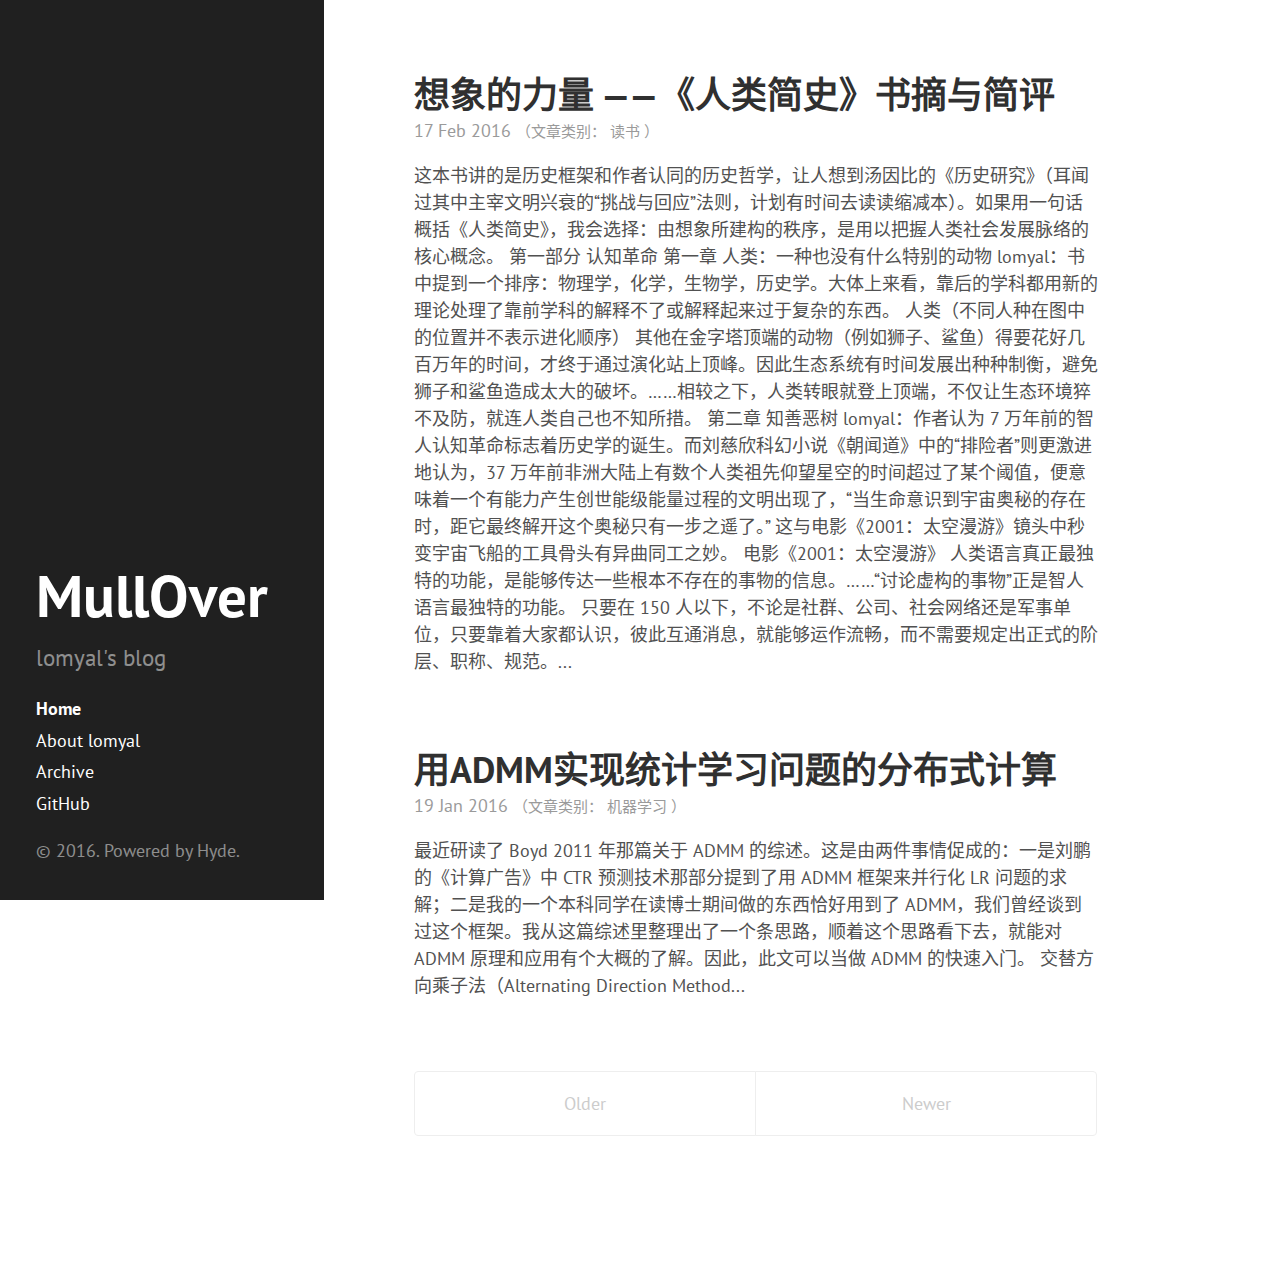
<file: index.html>
<!DOCTYPE html>
<html lang="zh-cn">

  <head>
  <link href="http://gmpg.org/xfn/11" rel="profile">
  <meta http-equiv="X-UA-Compatible" content="IE=edge">
  <meta http-equiv="content-type" content="text/html; charset=utf-8">

  <!-- Enable responsiveness on mobile devices-->
  <meta name="viewport" content="width=device-width, initial-scale=1.0, maximum-scale=1">

  <!-- Add meta description if exits -->
  

  <title>
    
      MullOver &middot; MullOver
    
  </title>

  <!-- CSS -->
  <link rel="stylesheet" href="/public/css/poole.css">
  <link rel="stylesheet" href="/public/css/syntax.css">
  <link rel="stylesheet" href="/public/css/hyde.css">
  <link rel="stylesheet" href="http://fonts.googleapis.com/css?family=PT+Sans:400,400italic,700|Abril+Fatface">

  <!-- Icons -->
  <link rel="apple-touch-icon-precomposed" sizes="144x144" href="/public/apple-touch-icon-144-precomposed.png">
                                 <link rel="shortcut icon" href="/public/favicon.ico">

  <!-- RSS -->
  <link rel="alternate" type="application/rss+xml" title="RSS" href="/atom.xml">

  <script type="text/javascript" async
    src="https://cdn.mathjax.org/mathjax/latest/MathJax.js?config=TeX-MML-AM_CHTML">
  </script>
  <script type="text/x-mathjax-config">
    MathJax.Hub.Config({
        TeX: {equationNumbers: {autoNumber: ["AMS"], useLabelIds: true}},
        "HTML-CSS": {linebreaks: {automatic: true}},
        SVG: {linebreaks: {automatic: true}}
    });
  </script>

</head>


  <!-- <body class="theme-base-09"> -->
  <body>

    <!-- CNZZ -->
    <script type="text/javascript">var cnzz_protocol = (("https:" == document.location.protocol) ? " https://" : " http://");document.write(unescape("%3Cspan id='cnzz_stat_icon_1257349408'%3E%3C/span%3E%3Cscript src='" + cnzz_protocol + "s11.cnzz.com/z_stat.php%3Fid%3D1257349408%26show%3Dpic2' type='text/javascript'%3E%3C/script%3E"));
    </script>

    <!-- GA -->
    <script>
      (function(i,s,o,g,r,a,m){i['GoogleAnalyticsObject']=r;i[r]=i[r]||function(){
      (i[r].q=i[r].q||[]).push(arguments)},i[r].l=1*new Date();a=s.createElement(o),
      m=s.getElementsByTagName(o)[0];a.async=1;a.src=g;m.parentNode.insertBefore(a,m)
      })(window,document,'script','//www.google-analytics.com/analytics.js','ga');

      ga('create', 'UA-72639880-1', 'auto');
      ga('send', 'pageview');
    </script>

    <!-- baidu -->
    <script>
      var _hmt = _hmt || [];
      (function() {
        var hm = document.createElement("script");
        hm.src = "//hm.baidu.com/hm.js?0acc0be400c8c198f751b848a5be275c";
        var s = document.getElementsByTagName("script")[0];
        s.parentNode.insertBefore(hm, s);
      })();
    </script>

    <div class="sidebar">
  <div class="container sidebar-sticky">
    <div class="sidebar-about">
      <h1>
        <a href="/">
          MullOver
        </a>
      </h1>
      <p class="lead">lomyal's blog</p>
    </div>

    <nav class="sidebar-nav">
      <a class="sidebar-nav-item active" href="/">Home</a>

      

      
      
        
          
        
      
        
          
            <a class="sidebar-nav-item" href="/about/">About lomyal</a>
          
        
      
        
          
            <a class="sidebar-nav-item" href="/archive/">Archive</a>
          
        
      
        
      
        
          
        
      

      <!-- <a class="sidebar-nav-item" href="https://github.com/lomyal/archive/v.zip">Download</a> -->
      <a class="sidebar-nav-item" href="https://github.com/lomyal">GitHub</a>
      <!-- <span class="sidebar-nav-item">Currently v</span> -->
    </nav>

    <p>&copy; 2016. Powered by Hyde.</p>
  </div>
</div>


    <div class="content container">
      <div class="posts">
  
  <div class="post">
    <h1 class="post-title">
      <a href="/2016/02/17/reading-a-brief-history-of-humankind/">
        想象的力量 ——《人类简史》书摘与简评
      </a>
    </h1>

    <span class="post-date">
      17 Feb 2016
      <small>
        （文章类别：
        
          读书
        ）
      </small>
    </span>

    这本书讲的是历史框架和作者认同的历史哲学，让人想到汤因比的《历史研究》（耳闻过其中主宰文明兴衰的“挑战与回应”法则，计划有时间去读读缩减本）。如果用一句话概括《人类简史》，我会选择：由想象所建构的秩序，是用以把握人类社会发展脉络的核心概念。 第一部分 认知革命 第一章 人类：一种也没有什么特别的动物 lomyal：书中提到一个排序：物理学，化学，生物学，历史学。大体上来看，靠后的学科都用新的理论处理了靠前学科的解释不了或解释起来过于复杂的东西。 人类（不同人种在图中的位置并不表示进化顺序） 其他在金字塔顶端的动物（例如狮子、鲨鱼）得要花好几百万年的时间，才终于通过演化站上顶峰。因此生态系统有时间发展出种种制衡，避免狮子和鲨鱼造成太大的破坏。……相较之下，人类转眼就登上顶端，不仅让生态环境猝不及防，就连人类自己也不知所措。 第二章 知善恶树 lomyal：作者认为 7 万年前的智人认知革命标志着历史学的诞生。而刘慈欣科幻小说《朝闻道》中的“排险者”则更激进地认为，37 万年前非洲大陆上有数个人类祖先仰望星空的时间超过了某个阈值，便意味着一个有能力产生创世能级能量过程的文明出现了，“当生命意识到宇宙奥秘的存在时，距它最终解开这个奥秘只有一步之遥了。” 这与电影《2001：太空漫游》镜头中秒变宇宙飞船的工具骨头有异曲同工之妙。 电影《2001：太空漫游》 人类语言真正最独特的功能，是能够传达一些根本不存在的事物的信息。……“讨论虚构的事物”正是智人语言最独特的功能。 只要在 150 人以下，不论是社群、公司、社会网络还是军事单位，只要靠着大家都认识，彼此互通消息，就能够运作流畅，而不需要规定出正式的阶层、职称、规范。...
  </div>
  
  <div class="post">
    <h1 class="post-title">
      <a href="/2016/01/19/admm-for-distributed-statistical-learning/">
        用ADMM实现统计学习问题的分布式计算
      </a>
    </h1>

    <span class="post-date">
      19 Jan 2016
      <small>
        （文章类别：
        
          机器学习
        ）
      </small>
    </span>

    最近研读了 Boyd 2011 年那篇关于 ADMM 的综述。这是由两件事情促成的：一是刘鹏的《计算广告》中 CTR 预测技术那部分提到了用 ADMM 框架来并行化 LR 问题的求解；二是我的一个本科同学在读博士期间做的东西恰好用到了 ADMM，我们曾经谈到过这个框架。我从这篇综述里整理出了一个条思路，顺着这个思路看下去，就能对 ADMM 原理和应用有个大概的了解。因此，此文可以当做 ADMM 的快速入门。 交替方向乘子法（Alternating Direction Method...
  </div>
  
</div>

<div class="pagination">
  
    <span class="pagination-item older">Older</span>
  
  
    <span class="pagination-item newer">Newer</span>
  
</div>
    </div>



  </body>
</html>
</file>
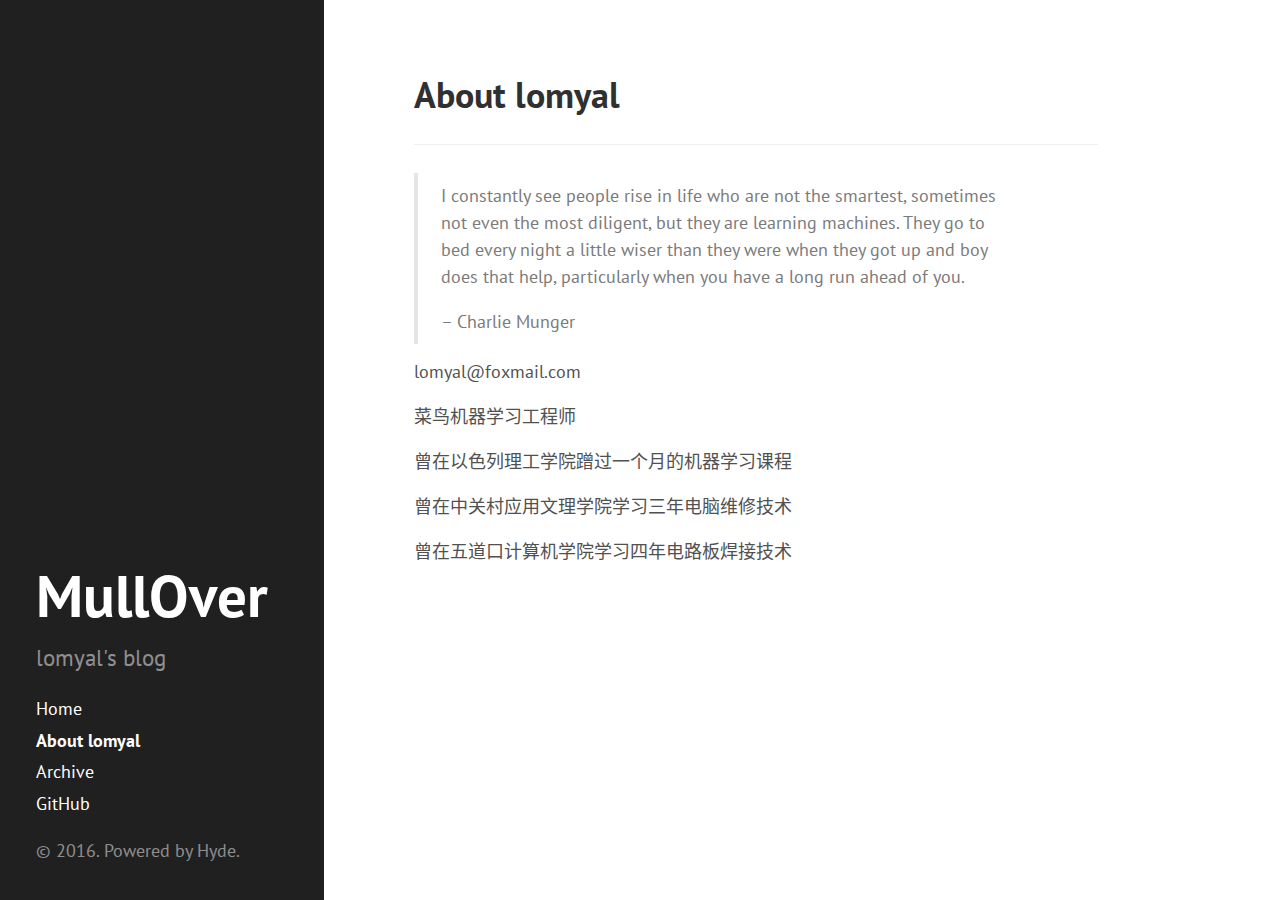
<file: about/index.html>
<!DOCTYPE html>
<html lang="zh-cn">

  <head>
  <link href="http://gmpg.org/xfn/11" rel="profile">
  <meta http-equiv="X-UA-Compatible" content="IE=edge">
  <meta http-equiv="content-type" content="text/html; charset=utf-8">

  <!-- Enable responsiveness on mobile devices-->
  <meta name="viewport" content="width=device-width, initial-scale=1.0, maximum-scale=1">

  <title>
    
      About lomyal &middot; MullOver
    
  </title>

  <!-- CSS -->
  <link rel="stylesheet" href="/public/css/poole.css">
  <link rel="stylesheet" href="/public/css/syntax.css">
  <link rel="stylesheet" href="/public/css/hyde.css">
  <link rel="stylesheet" href="http://fonts.googleapis.com/css?family=PT+Sans:400,400italic,700|Abril+Fatface">

  <!-- Icons -->
  <link rel="apple-touch-icon-precomposed" sizes="144x144" href="/public/apple-touch-icon-144-precomposed.png">
                                 <link rel="shortcut icon" href="/public/favicon.ico">

  <!-- RSS -->
  <link rel="alternate" type="application/rss+xml" title="RSS" href="/atom.xml">

  <script type="text/javascript" async
    src="https://cdn.mathjax.org/mathjax/latest/MathJax.js?config=TeX-MML-AM_CHTML">
  </script>
  <script type="text/x-mathjax-config">
    MathJax.Hub.Config({
        TeX: {equationNumbers: {autoNumber: ["AMS"], useLabelIds: true}},
        "HTML-CSS": {linebreaks: {automatic: true}},
        SVG: {linebreaks: {automatic: true}}
    });
  </script>

</head>


  <!-- <body class="theme-base-09"> -->
  <body>

    <!-- CNZZ -->
    <script type="text/javascript">var cnzz_protocol = (("https:" == document.location.protocol) ? " https://" : " http://");document.write(unescape("%3Cspan id='cnzz_stat_icon_1257349408'%3E%3C/span%3E%3Cscript src='" + cnzz_protocol + "s11.cnzz.com/z_stat.php%3Fid%3D1257349408%26show%3Dpic2' type='text/javascript'%3E%3C/script%3E"));
    </script>

    <!-- GA -->
    <script>
      (function(i,s,o,g,r,a,m){i['GoogleAnalyticsObject']=r;i[r]=i[r]||function(){
      (i[r].q=i[r].q||[]).push(arguments)},i[r].l=1*new Date();a=s.createElement(o),
      m=s.getElementsByTagName(o)[0];a.async=1;a.src=g;m.parentNode.insertBefore(a,m)
      })(window,document,'script','//www.google-analytics.com/analytics.js','ga');

      ga('create', 'UA-72639880-1', 'auto');
      ga('send', 'pageview');
    </script>

    <!-- baidu -->
    <script>
      var _hmt = _hmt || [];
      (function() {
        var hm = document.createElement("script");
        hm.src = "//hm.baidu.com/hm.js?0acc0be400c8c198f751b848a5be275c";
        var s = document.getElementsByTagName("script")[0];
        s.parentNode.insertBefore(hm, s);
      })();
    </script>

    <div class="sidebar">
  <div class="container sidebar-sticky">
    <div class="sidebar-about">
      <h1>
        <a href="/">
          MullOver
        </a>
      </h1>
      <p class="lead">lomyal's blog</p>
    </div>

    <nav class="sidebar-nav">
      <a class="sidebar-nav-item" href="/">Home</a>

      

      
      
        
          
        
      
        
          
            <a class="sidebar-nav-item active" href="/about/">About lomyal</a>
          
        
      
        
          
            <a class="sidebar-nav-item" href="/archive/">Archive</a>
          
        
      
        
      
        
          
        
      

      <!-- <a class="sidebar-nav-item" href="https://github.com/lomyal/archive/v.zip">Download</a> -->
      <a class="sidebar-nav-item" href="https://github.com/lomyal">GitHub</a>
      <!-- <span class="sidebar-nav-item">Currently v</span> -->
    </nav>

    <p>&copy; 2016. Powered by Hyde.</p>
  </div>
</div>


    <div class="content container">
      <div class="page">
  <h1 class="page-title">About lomyal</h1>
  <hr />

<blockquote>
  <p>I constantly see people rise in life who are not the smartest, sometimes not even the most diligent, but they are learning machines. They go to bed every night a little wiser than they were when they got up and boy does that help, particularly when you have a long run ahead of you.</p>

  <p>– Charlie Munger</p>
</blockquote>

<p>lomyal@foxmail.com</p>

<p>菜鸟机器学习工程师</p>

<p>曾在以色列理工学院蹭过一个月的机器学习课程</p>

<p>曾在中关村应用文理学院学习三年电脑维修技术</p>

<p>曾在五道口计算机学院学习四年电路板焊接技术</p>


</div>

    </div>



  </body>
</html>
</file>
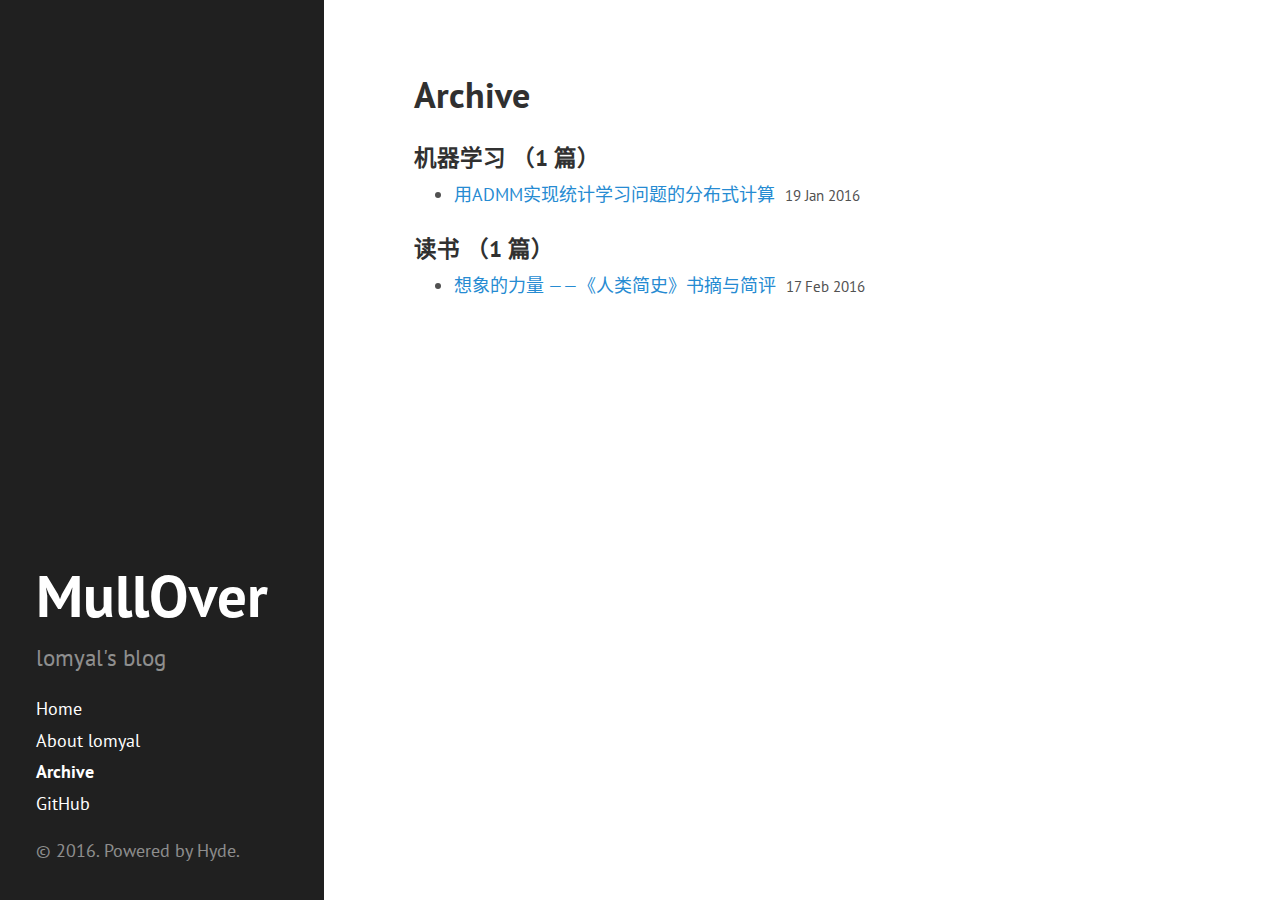
<file: archive/index.html>
<!DOCTYPE html>
<html lang="zh-cn">

  <head>
  <link href="http://gmpg.org/xfn/11" rel="profile">
  <meta http-equiv="X-UA-Compatible" content="IE=edge">
  <meta http-equiv="content-type" content="text/html; charset=utf-8">

  <!-- Enable responsiveness on mobile devices-->
  <meta name="viewport" content="width=device-width, initial-scale=1.0, maximum-scale=1">

  <!-- Add meta description if exits -->
  

  <title>
    
      Archive &middot; MullOver
    
  </title>

  <!-- CSS -->
  <link rel="stylesheet" href="/public/css/poole.css">
  <link rel="stylesheet" href="/public/css/syntax.css">
  <link rel="stylesheet" href="/public/css/hyde.css">
  <link rel="stylesheet" href="http://fonts.googleapis.com/css?family=PT+Sans:400,400italic,700|Abril+Fatface">

  <!-- Icons -->
  <link rel="apple-touch-icon-precomposed" sizes="144x144" href="/public/apple-touch-icon-144-precomposed.png">
                                 <link rel="shortcut icon" href="/public/favicon.ico">

  <!-- RSS -->
  <link rel="alternate" type="application/rss+xml" title="RSS" href="/atom.xml">

  <script type="text/javascript" async
    src="https://cdn.mathjax.org/mathjax/latest/MathJax.js?config=TeX-MML-AM_CHTML">
  </script>
  <script type="text/x-mathjax-config">
    MathJax.Hub.Config({
        TeX: {equationNumbers: {autoNumber: ["AMS"], useLabelIds: true}},
        "HTML-CSS": {linebreaks: {automatic: true}},
        SVG: {linebreaks: {automatic: true}}
    });
  </script>

</head>


  <!-- <body class="theme-base-09"> -->
  <body>

    <!-- CNZZ -->
    <script type="text/javascript">var cnzz_protocol = (("https:" == document.location.protocol) ? " https://" : " http://");document.write(unescape("%3Cspan id='cnzz_stat_icon_1257349408'%3E%3C/span%3E%3Cscript src='" + cnzz_protocol + "s11.cnzz.com/z_stat.php%3Fid%3D1257349408%26show%3Dpic2' type='text/javascript'%3E%3C/script%3E"));
    </script>

    <!-- GA -->
    <script>
      (function(i,s,o,g,r,a,m){i['GoogleAnalyticsObject']=r;i[r]=i[r]||function(){
      (i[r].q=i[r].q||[]).push(arguments)},i[r].l=1*new Date();a=s.createElement(o),
      m=s.getElementsByTagName(o)[0];a.async=1;a.src=g;m.parentNode.insertBefore(a,m)
      })(window,document,'script','//www.google-analytics.com/analytics.js','ga');

      ga('create', 'UA-72639880-1', 'auto');
      ga('send', 'pageview');
    </script>

    <!-- baidu -->
    <script>
      var _hmt = _hmt || [];
      (function() {
        var hm = document.createElement("script");
        hm.src = "//hm.baidu.com/hm.js?0acc0be400c8c198f751b848a5be275c";
        var s = document.getElementsByTagName("script")[0];
        s.parentNode.insertBefore(hm, s);
      })();
    </script>

    <div class="sidebar">
  <div class="container sidebar-sticky">
    <div class="sidebar-about">
      <h1>
        <a href="/">
          MullOver
        </a>
      </h1>
      <p class="lead">lomyal's blog</p>
    </div>

    <nav class="sidebar-nav">
      <a class="sidebar-nav-item" href="/">Home</a>

      

      
      
        
          
        
      
        
          
            <a class="sidebar-nav-item" href="/about/">About lomyal</a>
          
        
      
        
          
            <a class="sidebar-nav-item active" href="/archive/">Archive</a>
          
        
      
        
      
        
          
        
      

      <!-- <a class="sidebar-nav-item" href="https://github.com/lomyal/archive/v.zip">Download</a> -->
      <a class="sidebar-nav-item" href="https://github.com/lomyal">GitHub</a>
      <!-- <span class="sidebar-nav-item">Currently v</span> -->
    </nav>

    <p>&copy; 2016. Powered by Hyde.</p>
  </div>
</div>


    <div class="content container">
      <div class="page">
  <h1 class="page-title">Archive</h1>
  
<h3>机器学习 （1 篇）</h3>
<!-- <small>（1 篇）</small> -->
<ul>
    
        <li>
          <a href="/2016/01/19/admm-for-distributed-statistical-learning/">用ADMM实现统计学习问题的分布式计算</a>&nbsp;&nbsp;<small>19 Jan 2016</small>
        </li>
    
</ul>

<h3>读书 （1 篇）</h3>
<!-- <small>（1 篇）</small> -->
<ul>
    
        <li>
          <a href="/2016/02/17/reading-a-brief-history-of-humankind/">想象的力量 ——《人类简史》书摘与简评</a>&nbsp;&nbsp;<small>17 Feb 2016</small>
        </li>
    
</ul>


</div>

    </div>



  </body>
</html>
</file>
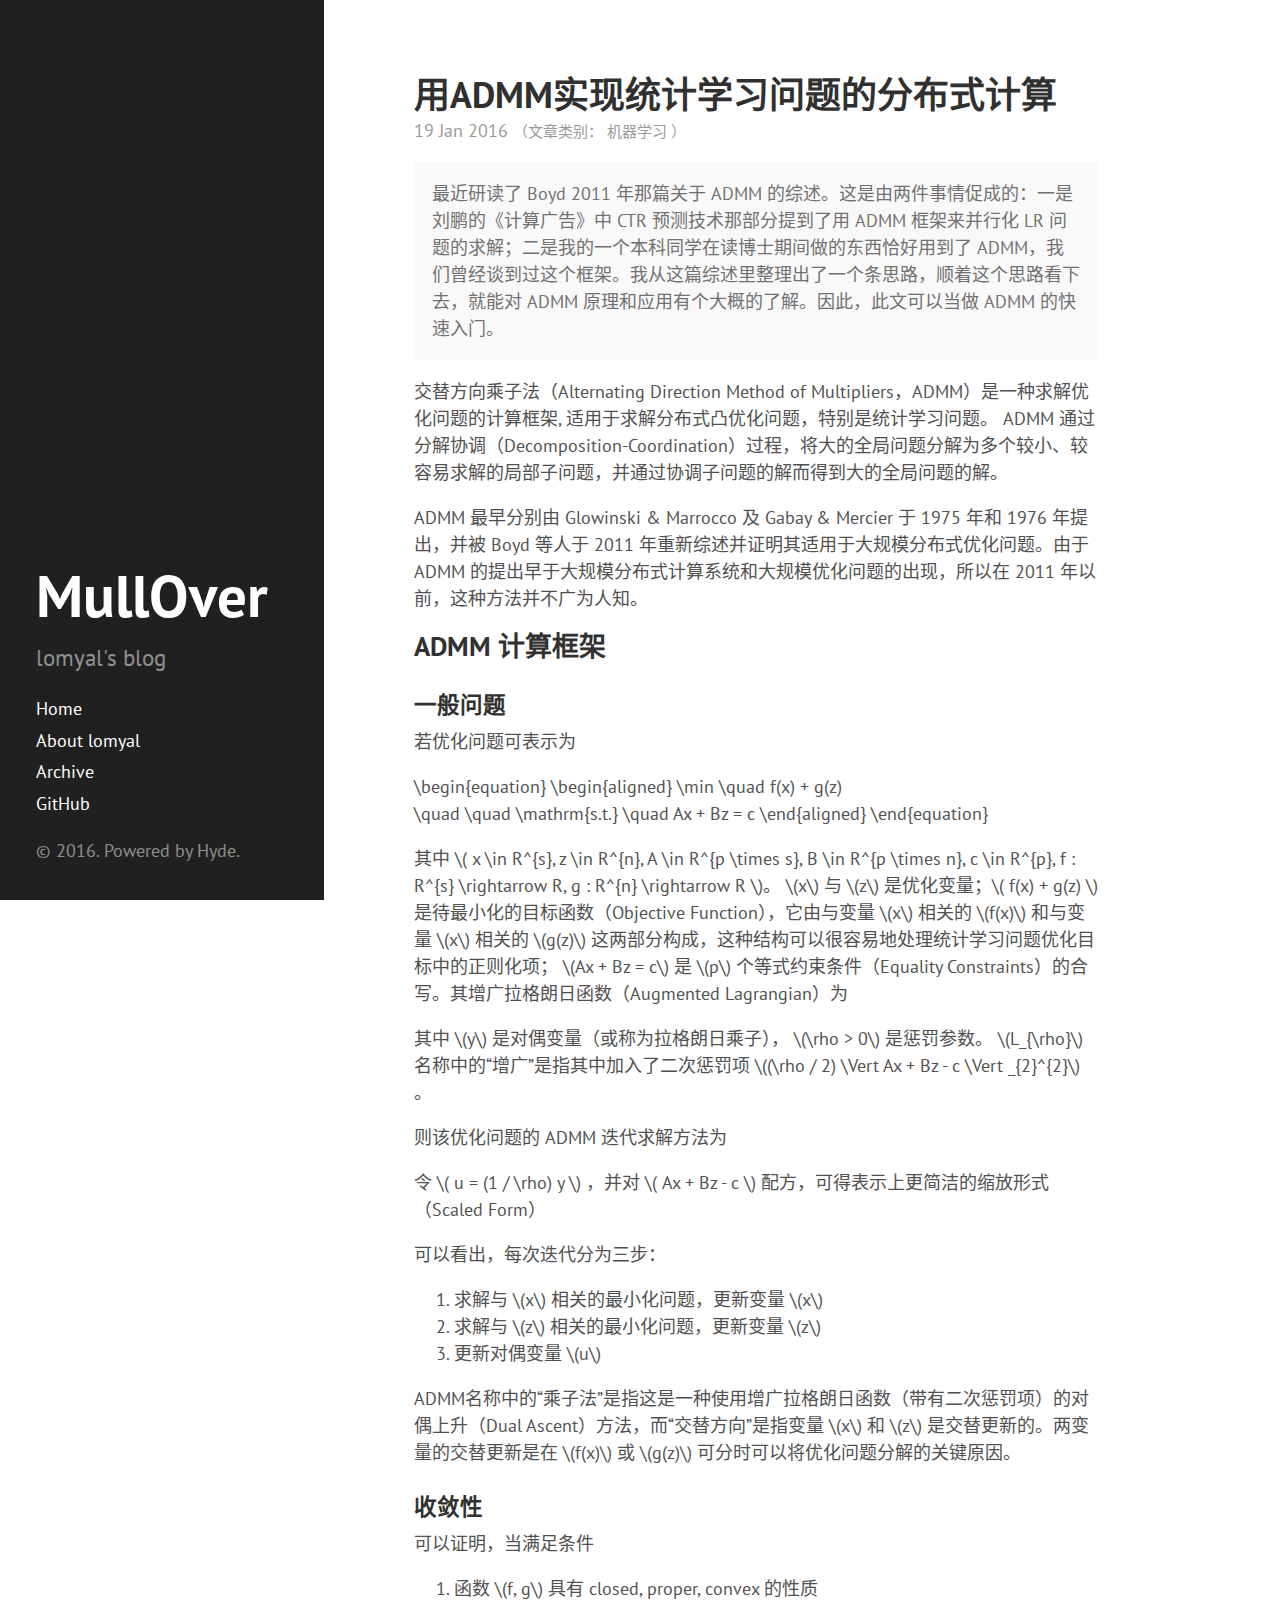
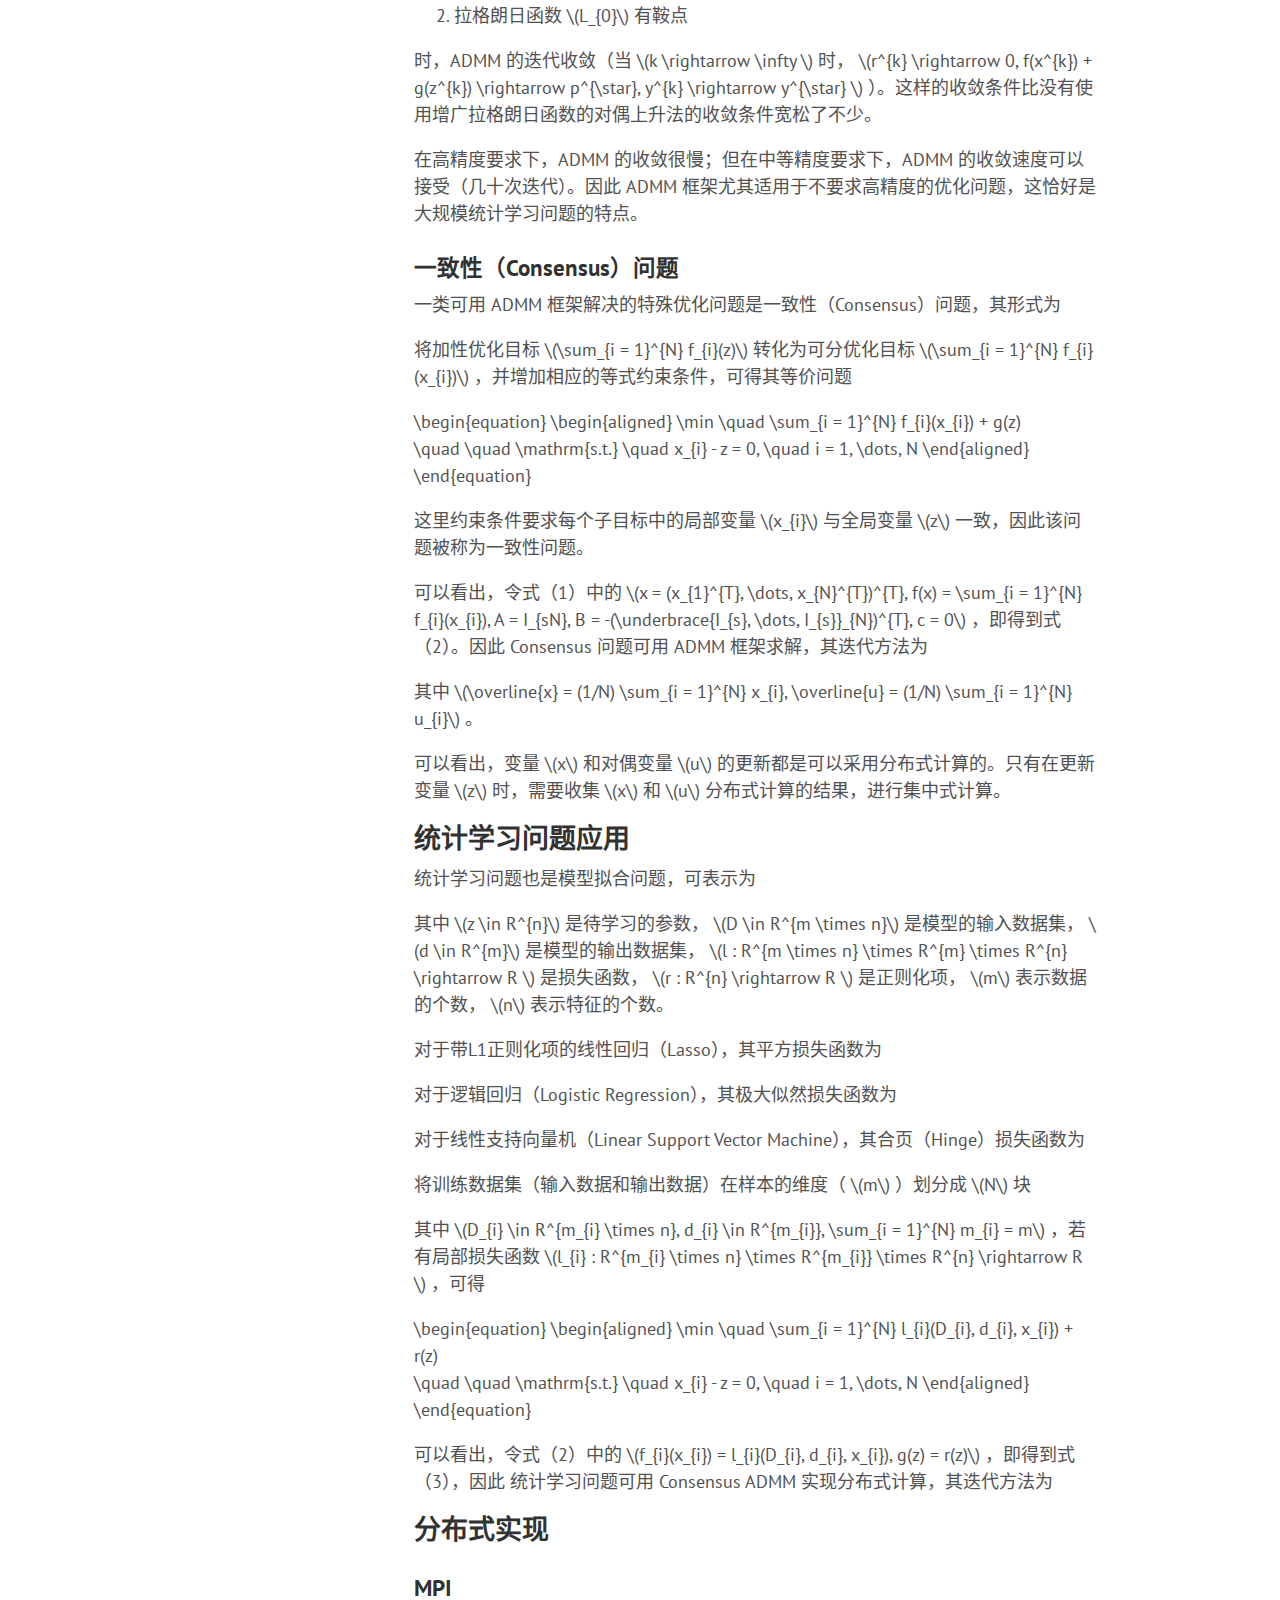
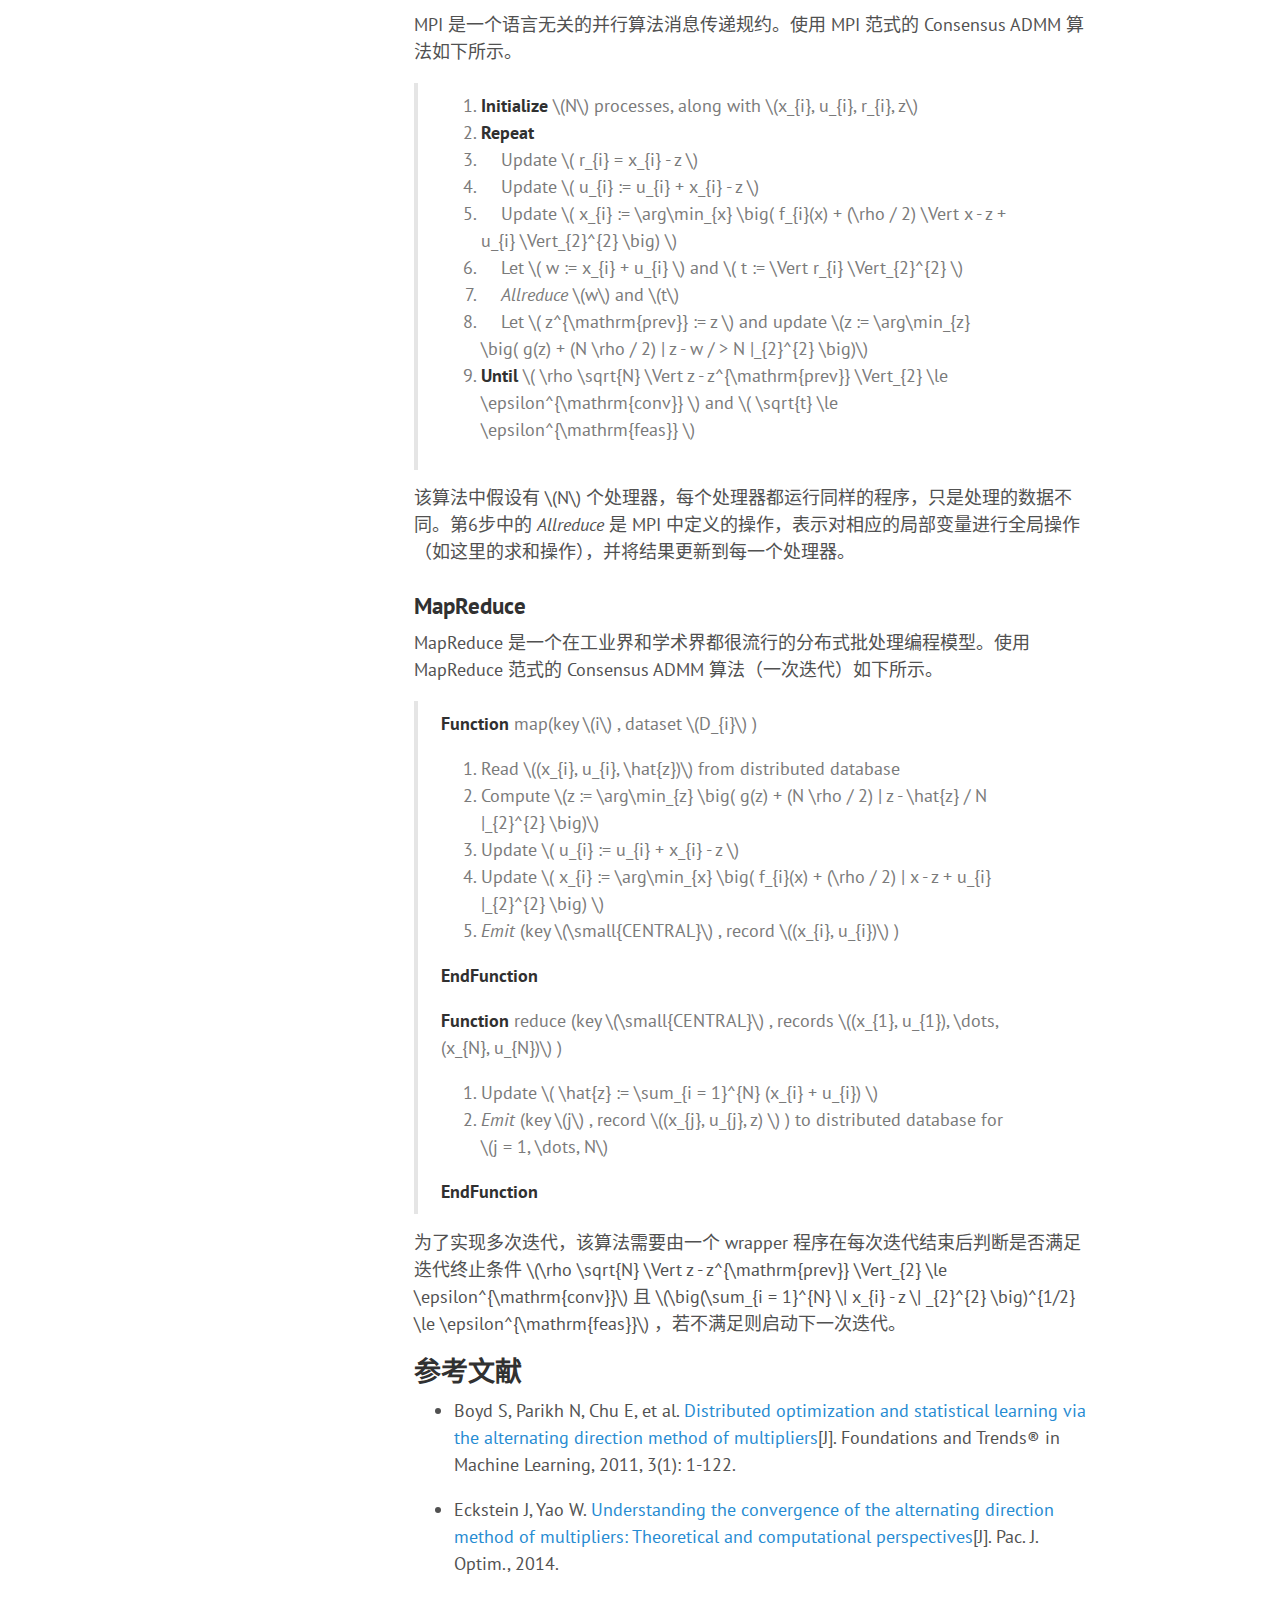
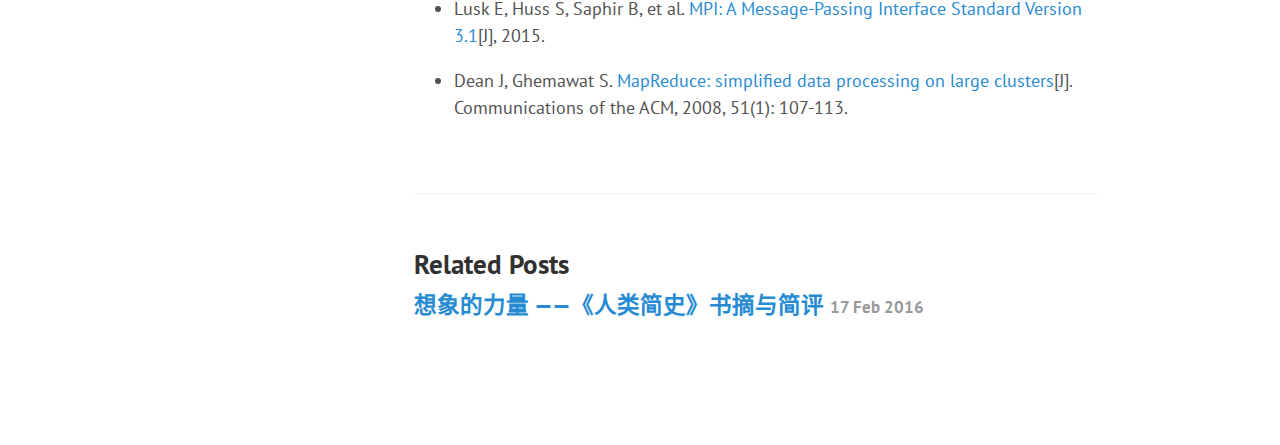
<file: 2016/01/19/admm-for-distributed-statistical-learning/index.html>
<!DOCTYPE html>
<html lang="zh-cn">

  <head>
  <link href="http://gmpg.org/xfn/11" rel="profile">
  <meta http-equiv="X-UA-Compatible" content="IE=edge">
  <meta http-equiv="content-type" content="text/html; charset=utf-8">

  <!-- Enable responsiveness on mobile devices-->
  <meta name="viewport" content="width=device-width, initial-scale=1.0, maximum-scale=1">

  <!-- Add meta description if exits -->
  <meta name="description" content="此文可以当做 ADMM 的快速入门。交替方向乘子法（Alternating Direction Method of Multipliers，ADMM）是一种求解优化问题的计算框架, 适用于求解分布式凸优化问题，特别是统计学习问题。 ADMM 通过分解协调（Decomposition-Coordination）过程，将大的全局问题分解为多个较小、较容易求解的局部子问题，并通过协调子问题的解而得到大的全局问题的解。">

  <title>
    
      用ADMM实现统计学习问题的分布式计算 &middot; MullOver
    
  </title>

  <!-- CSS -->
  <link rel="stylesheet" href="/public/css/poole.css">
  <link rel="stylesheet" href="/public/css/syntax.css">
  <link rel="stylesheet" href="/public/css/hyde.css">
  <link rel="stylesheet" href="http://fonts.googleapis.com/css?family=PT+Sans:400,400italic,700|Abril+Fatface">

  <!-- Icons -->
  <link rel="apple-touch-icon-precomposed" sizes="144x144" href="/public/apple-touch-icon-144-precomposed.png">
                                 <link rel="shortcut icon" href="/public/favicon.ico">

  <!-- RSS -->
  <link rel="alternate" type="application/rss+xml" title="RSS" href="/atom.xml">

  <script type="text/javascript" async
    src="https://cdn.mathjax.org/mathjax/latest/MathJax.js?config=TeX-MML-AM_CHTML">
  </script>
  <script type="text/x-mathjax-config">
    MathJax.Hub.Config({
        TeX: {equationNumbers: {autoNumber: ["AMS"], useLabelIds: true}},
        "HTML-CSS": {linebreaks: {automatic: true}},
        SVG: {linebreaks: {automatic: true}}
    });
  </script>

</head>


  <!-- <body class="theme-base-09"> -->
  <body>

    <!-- CNZZ -->
    <script type="text/javascript">var cnzz_protocol = (("https:" == document.location.protocol) ? " https://" : " http://");document.write(unescape("%3Cspan id='cnzz_stat_icon_1257349408'%3E%3C/span%3E%3Cscript src='" + cnzz_protocol + "s11.cnzz.com/z_stat.php%3Fid%3D1257349408%26show%3Dpic2' type='text/javascript'%3E%3C/script%3E"));
    </script>

    <!-- GA -->
    <script>
      (function(i,s,o,g,r,a,m){i['GoogleAnalyticsObject']=r;i[r]=i[r]||function(){
      (i[r].q=i[r].q||[]).push(arguments)},i[r].l=1*new Date();a=s.createElement(o),
      m=s.getElementsByTagName(o)[0];a.async=1;a.src=g;m.parentNode.insertBefore(a,m)
      })(window,document,'script','//www.google-analytics.com/analytics.js','ga');

      ga('create', 'UA-72639880-1', 'auto');
      ga('send', 'pageview');
    </script>

    <!-- baidu -->
    <script>
      var _hmt = _hmt || [];
      (function() {
        var hm = document.createElement("script");
        hm.src = "//hm.baidu.com/hm.js?0acc0be400c8c198f751b848a5be275c";
        var s = document.getElementsByTagName("script")[0];
        s.parentNode.insertBefore(hm, s);
      })();
    </script>

    <div class="sidebar">
  <div class="container sidebar-sticky">
    <div class="sidebar-about">
      <h1>
        <a href="/">
          MullOver
        </a>
      </h1>
      <p class="lead">lomyal's blog</p>
    </div>

    <nav class="sidebar-nav">
      <a class="sidebar-nav-item" href="/">Home</a>

      

      
      
        
          
        
      
        
          
            <a class="sidebar-nav-item" href="/about/">About lomyal</a>
          
        
      
        
          
            <a class="sidebar-nav-item" href="/archive/">Archive</a>
          
        
      
        
      
        
          
        
      

      <!-- <a class="sidebar-nav-item" href="https://github.com/lomyal/archive/v.zip">Download</a> -->
      <a class="sidebar-nav-item" href="https://github.com/lomyal">GitHub</a>
      <!-- <span class="sidebar-nav-item">Currently v</span> -->
    </nav>

    <p>&copy; 2016. Powered by Hyde.</p>
  </div>
</div>


    <div class="content container">
      <div class="post">
  <h1 class="post-title">用ADMM实现统计学习问题的分布式计算</h1>
  <span class="post-date">
    19 Jan 2016
    <small>
      （文章类别：
      
        机器学习
      ）
    </small>
  </span>

  <div class="message">
  最近研读了 Boyd 2011 年那篇关于 ADMM 的综述。这是由两件事情促成的：一是刘鹏的《计算广告》中 CTR 预测技术那部分提到了用 ADMM 框架来并行化 LR 问题的求解；二是我的一个本科同学在读博士期间做的东西恰好用到了 ADMM，我们曾经谈到过这个框架。我从这篇综述里整理出了一个条思路，顺着这个思路看下去，就能对 ADMM 原理和应用有个大概的了解。因此，此文可以当做 ADMM 的快速入门。
</div>

<p>交替方向乘子法（Alternating Direction Method of Multipliers，ADMM）是一种求解优化问题的计算框架, 适用于求解分布式凸优化问题，特别是统计学习问题。 ADMM 通过分解协调（Decomposition-Coordination）过程，将大的全局问题分解为多个较小、较容易求解的局部子问题，并通过协调子问题的解而得到大的全局问题的解。</p>

<p>ADMM 最早分别由 Glowinski &amp; Marrocco 及 Gabay &amp; Mercier 于 1975 年和 1976 年提出，并被 Boyd 等人于 2011 年重新综述并证明其适用于大规模分布式优化问题。由于 ADMM 的提出早于大规模分布式计算系统和大规模优化问题的出现，所以在 2011 年以前，这种方法并不广为人知。</p>

<h2 id="admm-">ADMM 计算框架</h2>

<h3 id="section">一般问题</h3>

<p>若优化问题可表示为</p>

<p>\begin{equation}
\begin{aligned}
    \min \quad f(x) + g(z)<br />
    \quad \quad \mathrm{s.t.} \quad Ax + Bz = c
\end{aligned}
\end{equation}</p>

<p>其中 \( x \in R^{s}, z \in R^{n}, A \in R^{p \times s}, B \in R^{p \times n}, c \in R^{p}, f : R^{s} \rightarrow R, g : R^{n} \rightarrow R \)。
\(x\) 与 \(z\) 是优化变量；\( f(x) + g(z) \) 是待最小化的目标函数（Objective Function），它由与变量 \(x\) 相关的 \(f(x)\) 和与变量 \(x\) 相关的 \(g(z)\) 这两部分构成，这种结构可以很容易地处理统计学习问题优化目标中的正则化项； \(Ax + Bz = c\) 是 \(p\) 个等式约束条件（Equality Constraints）的合写。其增广拉格朗日函数（Augmented Lagrangian）为</p>

<script type="math/tex; mode=display">L_{\rho}(x,z,y) = f(x) + g(z) + y^{T} (Ax + Bz - c) + (\rho / 2) \| Ax + Bz - c \| _{2}^{2}</script>

<p>其中 \(y\) 是对偶变量（或称为拉格朗日乘子）， \(\rho &gt; 0\) 是惩罚参数。 \(L_{\rho}\) 名称中的“增广”是指其中加入了二次惩罚项 \((\rho / 2) \Vert Ax + Bz - c \Vert _{2}^{2}\) 。</p>

<p>则该优化问题的 ADMM 迭代求解方法为</p>

<script type="math/tex; mode=display">% <![CDATA[
\begin{aligned}
    x^{k + 1} &:= \arg\min_{x} L_{\rho}(x, z^{k}, y^{k}) \\
    z^{k + 1} &:= \arg\min_{z} L_{\rho}(x^{k + 1}, z, y^{k}) \\
    y^{k + 1} &:= y^{k} + \rho (Ax^{k + 1} + Bz^{k + 1} - c)
\end{aligned} %]]></script>

<p>令 \( u = (1 / \rho) y \) ，并对 \( Ax + Bz - c \) 配方，可得表示上更简洁的缩放形式（Scaled Form）</p>

<script type="math/tex; mode=display">% <![CDATA[
\begin{aligned}
    x^{k + 1} &:= \arg\min_{x} \Big( f(x) + (\rho / 2) \| Ax + Bz^{k} - c + u^{k} \|_{2}^{2} \Big) \\
    z^{k + 1} &:= \arg\min_{z} \Big( g(z) + (\rho / 2) \| Ax^{k + 1} + Bz - c + u^{k} \|_{2}^{2} \Big) \\
    u^{k + 1} &:= u^{k} + Ax^{k + 1} + Bz^{k + 1} - c
\end{aligned} %]]></script>

<p>可以看出，每次迭代分为三步：</p>

<ol>
  <li>求解与 \(x\) 相关的最小化问题，更新变量 \(x\)</li>
  <li>求解与 \(z\) 相关的最小化问题，更新变量 \(z\)</li>
  <li>更新对偶变量 \(u\)</li>
</ol>

<p>ADMM名称中的“乘子法”是指这是一种使用增广拉格朗日函数（带有二次惩罚项）的对偶上升（Dual Ascent）方法，而“交替方向”是指变量 \(x\) 和 \(z\) 是交替更新的。两变量的交替更新是在 \(f(x)\) 或 \(g(z)\) 可分时可以将优化问题分解的关键原因。</p>

<h3 id="section-1">收敛性</h3>

<p>可以证明，当满足条件</p>

<ol>
  <li>函数  \(f, g\) 具有 closed, proper, convex 的性质</li>
  <li>拉格朗日函数 \(L_{0}\) 有鞍点</li>
</ol>

<p>时，ADMM 的迭代收敛（当  \(k \rightarrow \infty \) 时， \(r^{k} \rightarrow 0, f(x^{k}) + g(z^{k}) \rightarrow p^{\star}, y^{k} \rightarrow y^{\star} \) ）。这样的收敛条件比没有使用增广拉格朗日函数的对偶上升法的收敛条件宽松了不少。</p>

<p>在高精度要求下，ADMM 的收敛很慢；但在中等精度要求下，ADMM 的收敛速度可以接受（几十次迭代）。因此 ADMM 框架尤其适用于不要求高精度的优化问题，这恰好是大规模统计学习问题的特点。</p>

<h3 id="consensus">一致性（Consensus）问题</h3>

<p>一类可用 ADMM 框架解决的特殊优化问题是一致性（Consensus）问题，其形式为</p>

<script type="math/tex; mode=display">\min \quad \sum_{i = 1}^{N} f_{i}(z) + g(z)</script>

<p>将加性优化目标 \(\sum_{i = 1}^{N} f_{i}(z)\) 转化为可分优化目标 \(\sum_{i = 1}^{N} f_{i}(x_{i})\) ，并增加相应的等式约束条件，可得其等价问题</p>

<p>\begin{equation}
\begin{aligned}
    \min \quad \sum_{i = 1}^{N} f_{i}(x_{i}) + g(z)<br />
    \quad \quad \mathrm{s.t.} \quad x_{i} - z = 0, \quad i = 1, \dots, N
\end{aligned}
\end{equation}</p>

<p>这里约束条件要求每个子目标中的局部变量 \(x_{i}\) 与全局变量 \(z\) 一致，因此该问题被称为一致性问题。</p>

<p>可以看出，令式（1）中的  \(x = (x_{1}^{T}, \dots, x_{N}^{T})^{T}, f(x) = \sum_{i = 1}^{N} f_{i}(x_{i}), A = I_{sN}, B = -(\underbrace{I_{s}, \dots, I_{s}}_{N})^{T}, c = 0\) ，即得到式（2）。因此 Consensus 问题可用 ADMM 框架求解，其迭代方法为</p>

<script type="math/tex; mode=display">% <![CDATA[
\begin{aligned}
    x^{k + 1}_{i} &:= \arg\min_{x_{i}} \Big( f_{i}(x_{i}) + (\rho / 2) \| x_{i} - z^{k} + u_{i}^{k} \|_{2}^{2} \Big) \\
    z^{k + 1} &:= \arg\min_{z} \Big( g(z) + (N \rho / 2) \| z - \overline{x}^{k + 1} - \overline{u}^{k} \|_{2}^{2} \Big) \\
    u^{k + 1}_{i} &:= u^{k}_{i} + x^{k + 1}_{i} - z^{k + 1}
\end{aligned} %]]></script>

<p>其中 \(\overline{x} = (1/N) \sum_{i = 1}^{N} x_{i}, \overline{u} = (1/N) \sum_{i = 1}^{N} u_{i}\) 。</p>

<p>可以看出，变量 \(x\) 和对偶变量 \(u\) 的更新都是可以采用分布式计算的。只有在更新变量 \(z\) 时，需要收集 \(x\) 和 \(u\) 分布式计算的结果，进行集中式计算。</p>

<h2 id="section-2">统计学习问题应用</h2>

<p>统计学习问题也是模型拟合问题，可表示为</p>

<script type="math/tex; mode=display">\min \quad l(D,d,z) + r(z)</script>

<p>其中  \(z \in R^{n}\) 是待学习的参数，  \(D \in R^{m \times n}\) 是模型的输入数据集，  \(d \in R^{m}\) 是模型的输出数据集，  \(l : R^{m \times n} \times R^{m} \times R^{n} \rightarrow R \) 是损失函数， \(r : R^{n} \rightarrow R \) 是正则化项， \(m\) 表示数据的个数， \(n\) 表示特征的个数。</p>

<p>对于带L1正则化项的线性回归（Lasso），其平方损失函数为</p>

<script type="math/tex; mode=display">l(D,d,z) = (1/2)\|Dz - d\|^{2}_{2}</script>

<p>对于逻辑回归（Logistic Regression），其极大似然损失函数为</p>

<script type="math/tex; mode=display">l(D,d,z) = \textbf{1}^{T} \Big( \log \big( \exp (Dz) + \textbf{1} \big) - Dzd^{T} \Big)</script>

<p>对于线性支持向量机（Linear Support Vector Machine），其合页（Hinge）损失函数为</p>

<script type="math/tex; mode=display">l(D,d,z) = \textbf{1}^{T}(\textbf{1} - Dzd^{T})_{+}</script>

<p>将训练数据集（输入数据和输出数据）在样本的维度（ \(m\) ）划分成 \(N\) 块</p>

<script type="math/tex; mode=display">D =
\begin{pmatrix}
    D_{1} \\
    \vdots \\
    D_{N}
\end{pmatrix},
d =
\begin{pmatrix}
    d_{1} \\
    \vdots \\
    d_{N}
\end{pmatrix},</script>

<p>其中 \(D_{i} \in R^{m_{i} \times n}, d_{i} \in R^{m_{i}}, \sum_{i = 1}^{N} m_{i} = m\) ，若有局部损失函数 \(l_{i} : R^{m_{i} \times n} \times R^{m_{i}} \times R^{n} \rightarrow R \) ，可得</p>

<p>\begin{equation}
\begin{aligned}
    \min \quad \sum_{i = 1}^{N} l_{i}(D_{i}, d_{i}, x_{i}) + r(z)<br />
    \quad \quad \mathrm{s.t.} \quad x_{i} - z = 0, \quad i = 1, \dots, N
\end{aligned}
\end{equation}</p>

<p>可以看出，令式（2）中的  \(f_{i}(x_{i}) = l_{i}(D_{i}, d_{i}, x_{i}), g(z) = r(z)\) ，即得到式（3），因此
统计学习问题可用 Consensus ADMM 实现分布式计算，其迭代方法为</p>

<script type="math/tex; mode=display">% <![CDATA[
\begin{aligned}
    x^{k + 1}_{i} &:= \arg\min_{x_{i}} \Big( l_{i}(D_{i}, d_{i}, x_{i}) + (\rho / 2) \| x_{i} - z^{k} + u_{i}^{k} \|_{2}^{2} \Big) \\
    z^{k + 1} &:= \arg\min_{z} \Big( r(z) + (N \rho / 2) \| z - \overline{x}^{k + 1} - \overline{u}^{k} \|_{2}^{2} \Big) \\
    u^{k + 1}_{i} &:= u^{k}_{i} + x^{k + 1}_{i} - z^{k + 1}
\end{aligned} %]]></script>

<h2 id="section-3">分布式实现</h2>

<h3 id="mpi">MPI</h3>

<p>MPI 是一个语言无关的并行算法消息传递规约。使用 MPI 范式的 Consensus ADMM 算法如下所示。</p>

<!-- \begin{algorithm}
    \caption{Consensus ADMM in MPI}\label{alg_mpi}
    \begin{algorithmic}[1]
        \State \textbf{initialize} $N$ processes, along with $x_{i}, u_{i}, r_{i}, z$
        \Repeat
            \State Update $ r_{i} = x_{i} - z $
            \State Update $ u_{i} := u_{i} + x_{i} - z $
            \State Update $ x_{i} := \arg\min_{x} \big( f_{i}(x) + (\rho / 2) \| x - z + u_{i} \|_{2}^{2} \big) $
            \State Let $ w := x_{i} + u_{i} $ and $ t := \| r_{i} \|_{2}^{2} $
            \State $Allreduce$ $w$ and $t$
            \State Let $ z^{\mathrm{prev}} := z $ and update $z := \arg\min_{z} \big( g(z) + (N \rho / 2) \| z - w / N \|_{2}^{2} \big)$
        \Until {$ \rho \sqrt{N} \| z - z^{\mathrm{prev}} \|_{2} \le \epsilon^{\mathrm{conv}} $ and $ \sqrt{t} \le \epsilon^{\mathrm{feas}} $}
    \end{algorithmic}
\end{algorithm} -->

<blockquote>
  <ol>
    <li>
      <p><strong>Initialize</strong> \(N\) processes, along with \(x_{i}, u_{i}, r_{i}, z\)</p>
    </li>
    <li>
      <p><strong>Repeat</strong></p>
    </li>
    <li>
      <p>    Update \( r_{i} = x_{i} - z \)</p>
    </li>
    <li>
      <p>    Update \( u_{i} := u_{i} + x_{i} - z \)</p>
    </li>
    <li>
      <p>    Update \( x_{i} := \arg\min_{x} \big( f_{i}(x) + (\rho / 2) \Vert x - z + u_{i} \Vert_{2}^{2} \big) \)</p>
    </li>
    <li>
      <p>    Let \( w := x_{i} + u_{i} \) and \( t := \Vert r_{i} \Vert_{2}^{2} \)</p>
    </li>
    <li>
      <p>    <em>Allreduce</em> \(w\) and \(t\)</p>
    </li>
    <li>
      <p>    Let \( z^{\mathrm{prev}} := z \) and update \(z := \arg\min_{z} \big( g(z) + (N \rho / 2) | z - w / &gt; N |_{2}^{2} \big)\)</p>
    </li>
    <li>
      <p><strong>Until</strong> \( \rho \sqrt{N} \Vert z - z^{\mathrm{prev}} \Vert_{2} \le \epsilon^{\mathrm{conv}} \) and \( \sqrt{t} \le \epsilon^{\mathrm{feas}} \)</p>
    </li>
  </ol>
</blockquote>

<p>该算法中假设有 \(N\) 个处理器，每个处理器都运行同样的程序，只是处理的数据不同。第6步中的 <em>Allreduce</em> 是 MPI 中定义的操作，表示对相应的局部变量进行全局操作（如这里的求和操作），并将结果更新到每一个处理器。</p>

<h3 id="mapreduce">MapReduce</h3>

<p>MapReduce 是一个在工业界和学术界都很流行的分布式批处理编程模型。使用 MapReduce 范式的 Consensus ADMM 算法（一次迭代）如下所示。</p>

<!-- \begin{algorithm}
    \caption{Consensus ADMM in MapReduce}\label{alg_mapreduce}
    \begin{algorithmic}[1]
        \Function{map}{key $i$, dataset $D_{i}$}
            \State Read $(x_{i}, u_{i}, \hat{z})$ from distributed database
            \State Compute $z := \arg\min_{z} \big( g(z) + (N \rho / 2) \| z - \hat{z} / N \|_{2}^{2} \big)$
            \State Update $ u_{i} := u_{i} + x_{i} - z $
            \State Update $ x_{i} := \arg\min_{x} \big( f_{i}(x) + (\rho / 2) \| x - z + u_{i} \|_{2}^{2} \big) $
            \State $Emit$ (key \textsc{central}, record $(x_{i}, u_{i}))$)
        \EndFunction
        \Function{reduce}{key \textsc{central}, records $(x_{1}, u_{1}), \dots, (x_{N}, u_{N})$}
            \State Update $ \hat{z} := \sum_{i = 1}^{N} (x_{i} + u_{i}) $
            \State $Emit$ (key $j$, record $(x_{j}, u_{j}, z) $) to distributed database for $j = 1, \dots, N$
        \EndFunction
    \end{algorithmic}
\end{algorithm} -->

<blockquote>
  <p><strong>Function</strong> map(key \(i\) , dataset \(D_{i}\) )</p>

  <ol>
    <li>
      <p>Read \((x_{i}, u_{i}, \hat{z})\) from distributed database</p>
    </li>
    <li>
      <p>Compute \(z := \arg\min_{z} \big( g(z) + (N \rho / 2) | z - \hat{z} / N |_{2}^{2} \big)\)</p>
    </li>
    <li>
      <p>Update \( u_{i} := u_{i} + x_{i} - z \)</p>
    </li>
    <li>
      <p>Update \( x_{i} := \arg\min_{x} \big( f_{i}(x) + (\rho / 2) | x - z + u_{i} |_{2}^{2} \big) \)</p>
    </li>
    <li>
      <p><em>Emit</em> (key \(\small{CENTRAL}\) , record \((x_{i}, u_{i})\) )</p>
    </li>
  </ol>

  <p><strong>EndFunction</strong></p>

  <p><strong>Function</strong> reduce (key \(\small{CENTRAL}\) , records \((x_{1}, u_{1}), \dots, (x_{N}, u_{N})\) )</p>

  <ol>
    <li>
      <p>Update \( \hat{z} := \sum_{i = 1}^{N} (x_{i} + u_{i}) \)</p>
    </li>
    <li>
      <p><em>Emit</em> (key \(j\) , record \((x_{j}, u_{j}, z) \) ) to distributed database for \(j = 1, \dots, N\)</p>
    </li>
  </ol>

  <p><strong>EndFunction</strong></p>
</blockquote>

<p>为了实现多次迭代，该算法需要由一个 wrapper 程序在每次迭代结束后判断是否满足迭代终止条件 \(\rho \sqrt{N} \Vert z - z^{\mathrm{prev}} \Vert_{2} \le \epsilon^{\mathrm{conv}}\) 且 \(\big(\sum_{i = 1}^{N} \| x_{i} - z \| _{2}^{2} \big)^{1/2} \le \epsilon^{\mathrm{feas}}\) ，若不满足则启动下一次迭代。</p>

<h2 id="section-4">参考文献</h2>

<ul>
  <li>
    <p>Boyd S, Parikh N, Chu E, et al. <a href="https://www.researchgate.net/profile/Borja_Peleato/publication/220416607_Distributed_Optimization_and_Statistical_Learning_via_the_Alternating_Direction_Method_of_Multipliers/links/00463534406c9dfd48000000.pdf">Distributed optimization and statistical learning via the alternating direction method of multipliers</a>[J]. Foundations and Trends® in Machine Learning, 2011, 3(1): 1-122.</p>
  </li>
  <li>
    <p>Eckstein J, Yao W. <a href="http://www.optimization-online.org/DB_FILE/2015/06/4954.pdf">Understanding the convergence of the alternating direction method of multipliers: Theoretical and computational perspectives</a>[J]. Pac. J. Optim., 2014.</p>
  </li>
  <li>
    <p>Lusk E, Huss S, Saphir B, et al. <a href="http://www.mpi-forum.org/docs/mpi-3.1/mpi31-report.pdf">MPI: A Message-Passing Interface Standard Version 3.1</a>[J], 2015.</p>
  </li>
  <li>
    <p>Dean J, Ghemawat S. <a href="http://www.cs.ucsb.edu/~cappello/290B/papers/MapReduce/mapreduce-osdi04.pdf">MapReduce: simplified data processing on large clusters</a>[J]. Communications of the ACM, 2008, 51(1): 107-113.</p>
  </li>
</ul>

</div>

<div class="related">
  <h2>Related Posts</h2>
  <ul class="related-posts">
    
      <li>
        <h3>
          <a href="/2016/02/17/reading-a-brief-history-of-humankind/">
            想象的力量 ——《人类简史》书摘与简评
            <small>17 Feb 2016</small>
          </a>
        </h3>
      </li>
    
  </ul>
</div>


<div id="disqus_thread"></div>
<script>
/**
* RECOMMENDED CONFIGURATION VARIABLES: EDIT AND UNCOMMENT THE SECTION BELOW TO INSERT DYNAMIC VALUES FROM YOUR PLATFORM OR CMS.
* LEARN WHY DEFINING THESE VARIABLES IS IMPORTANT: https://disqus.com/admin/universalcode/#configuration-variables
*/

var disqus_config = function () {
this.page.url = 'http://mullover.me/2016/01/19/admm-for-distributed-statistical-learning/'; // Replace PAGE_URL with your page's canonical URL variable
this.page.identifier = '/2016/01/19/admm-for-distributed-statistical-learning'; // Replace PAGE_IDENTIFIER with your page's unique identifier variable
};

(function() { // DON'T EDIT BELOW THIS LINE
var d = document, s = d.createElement('script');

s.src = '//mulloverlomyal.disqus.com/embed.js';

s.setAttribute('data-timestamp', +new Date());
(d.head || d.body).appendChild(s);
})();
</script>
<noscript>Please enable JavaScript to view the <a href="https://disqus.com/?ref_noscript" rel="nofollow">comments powered by Disqus.</a></noscript>


    </div>



  </body>
</html>
</file>
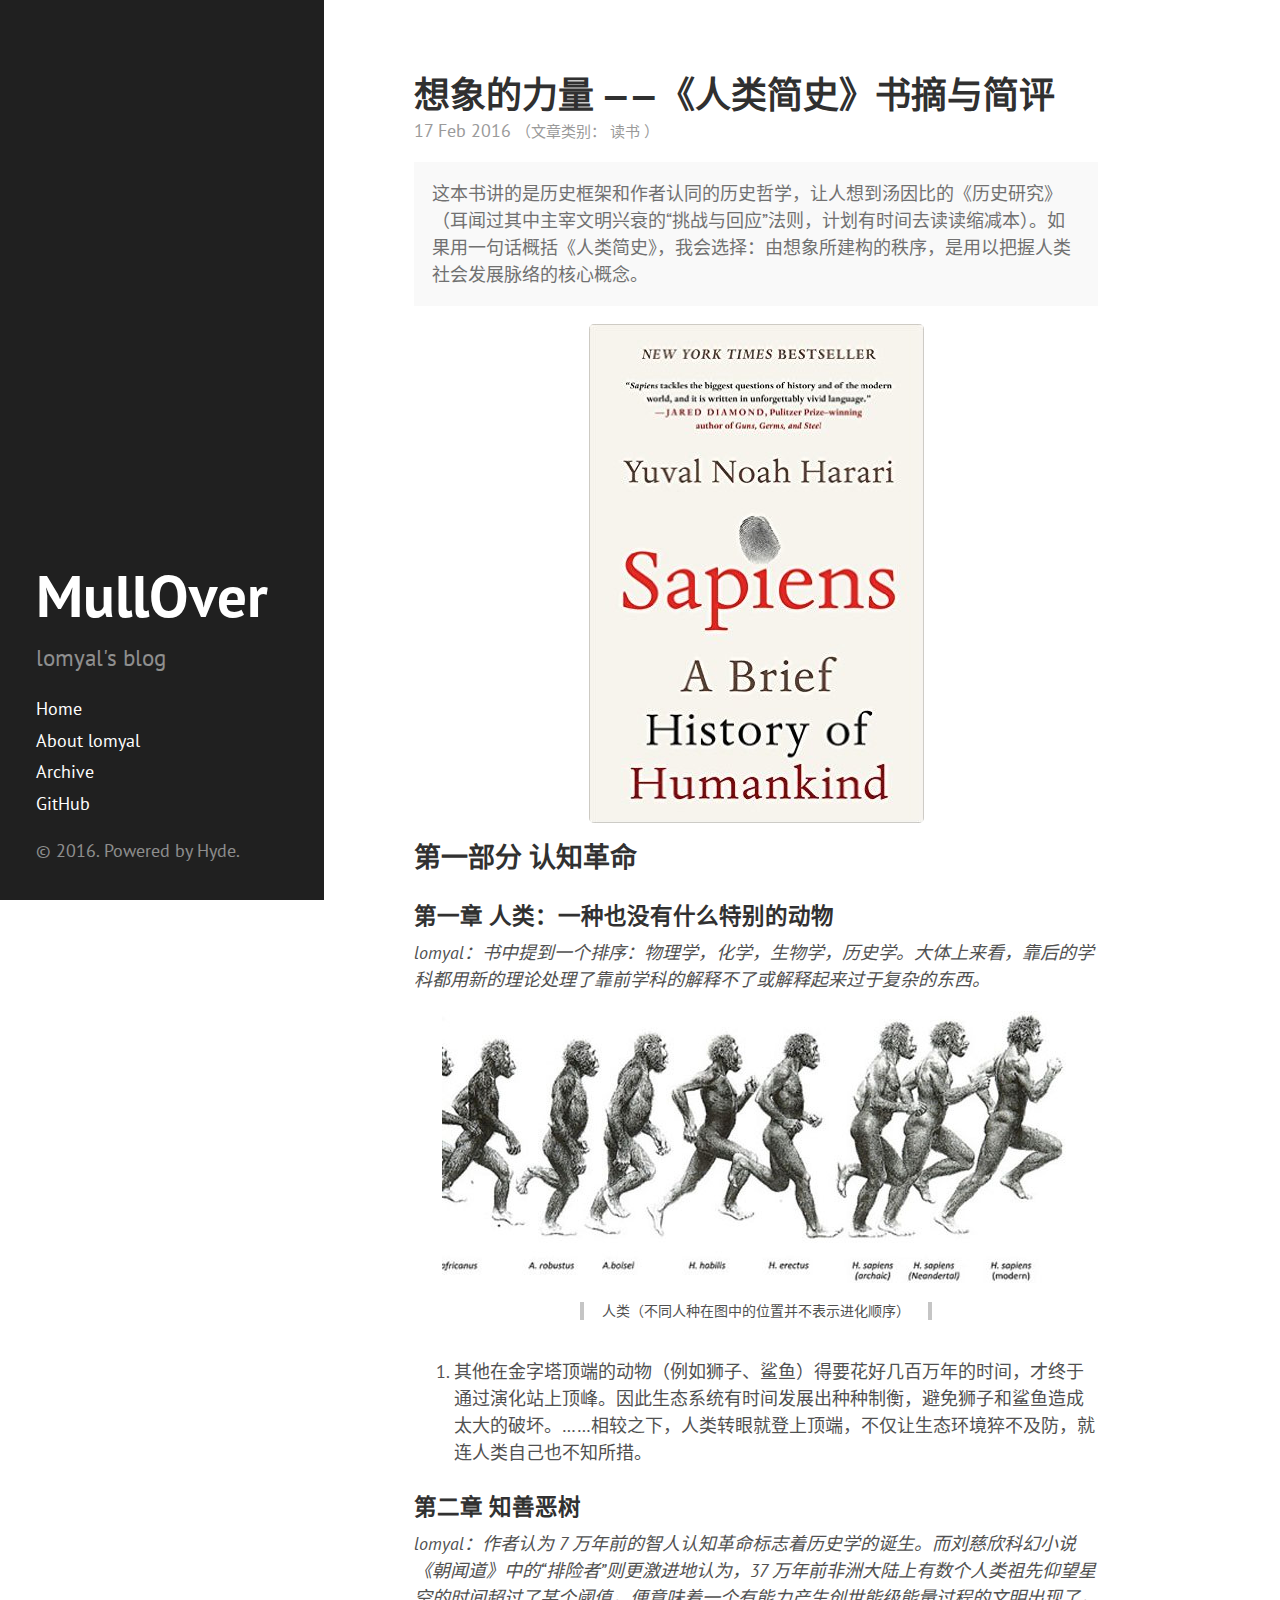
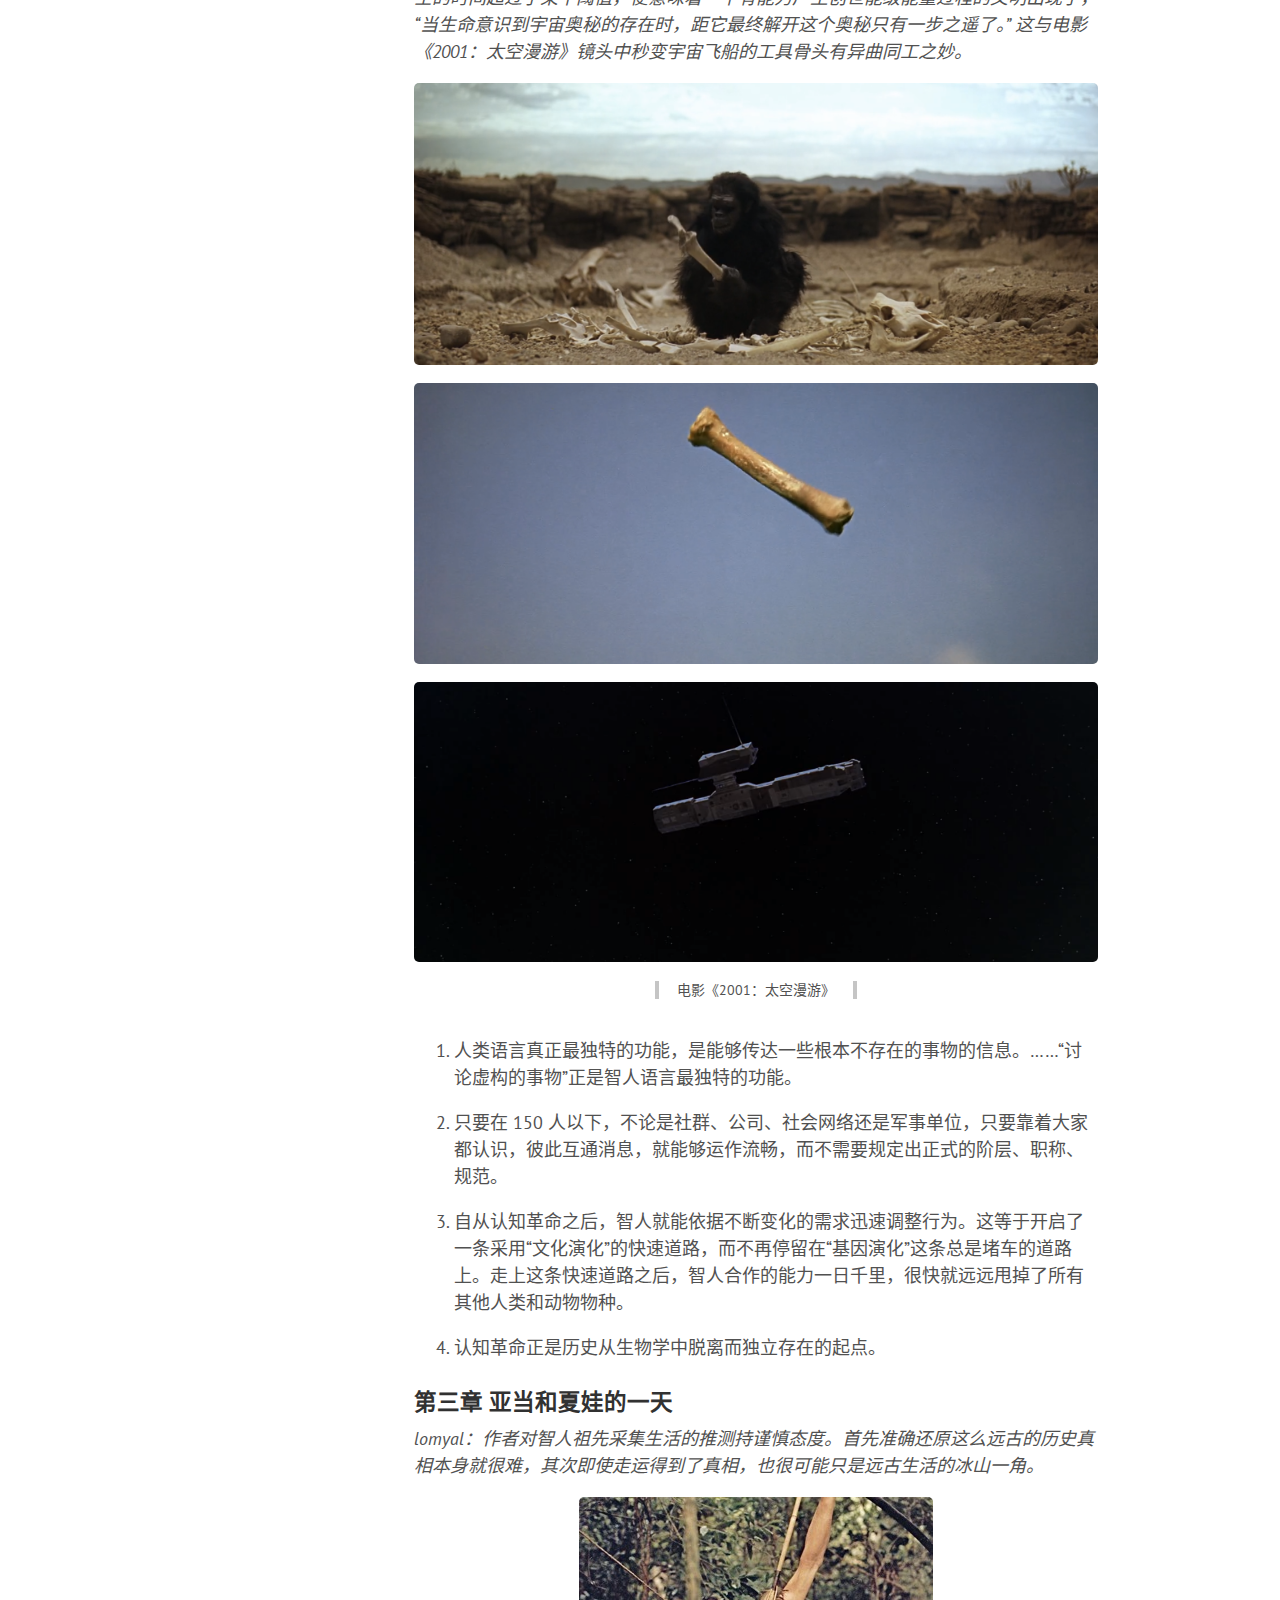
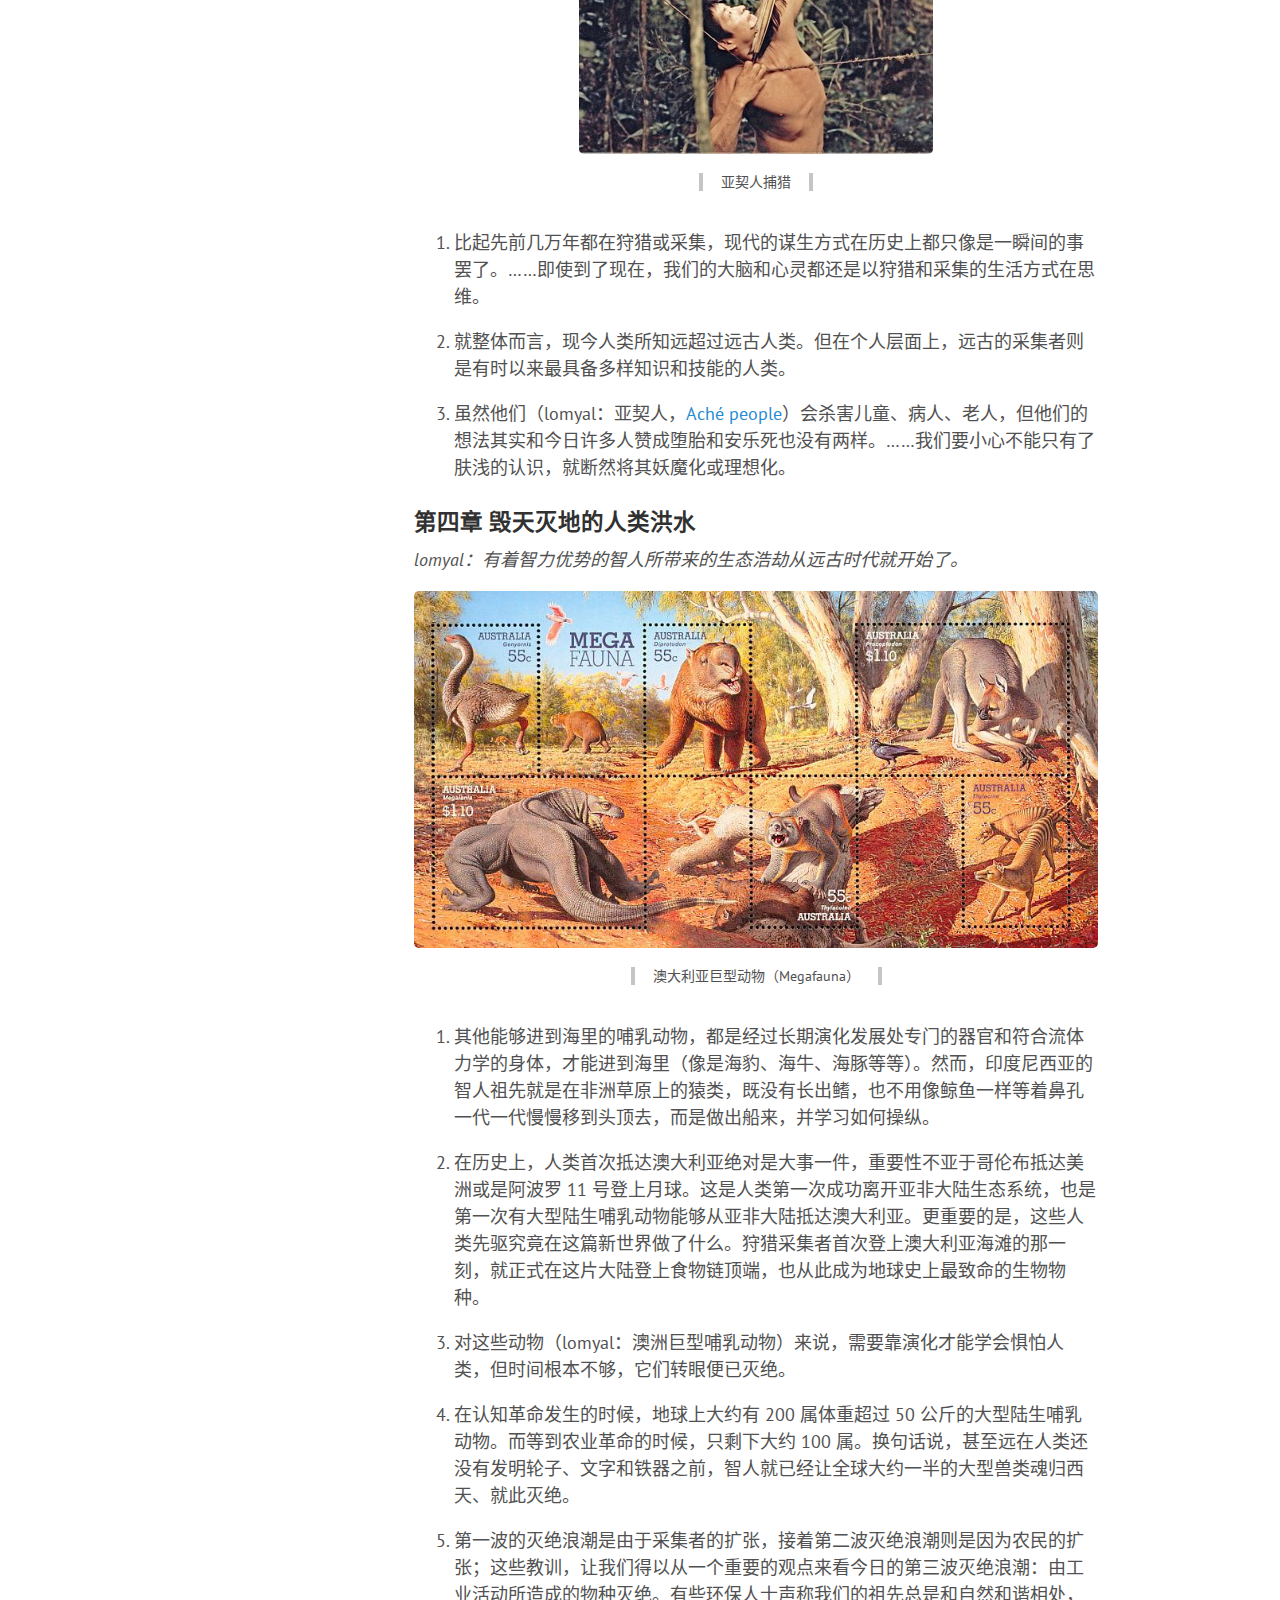
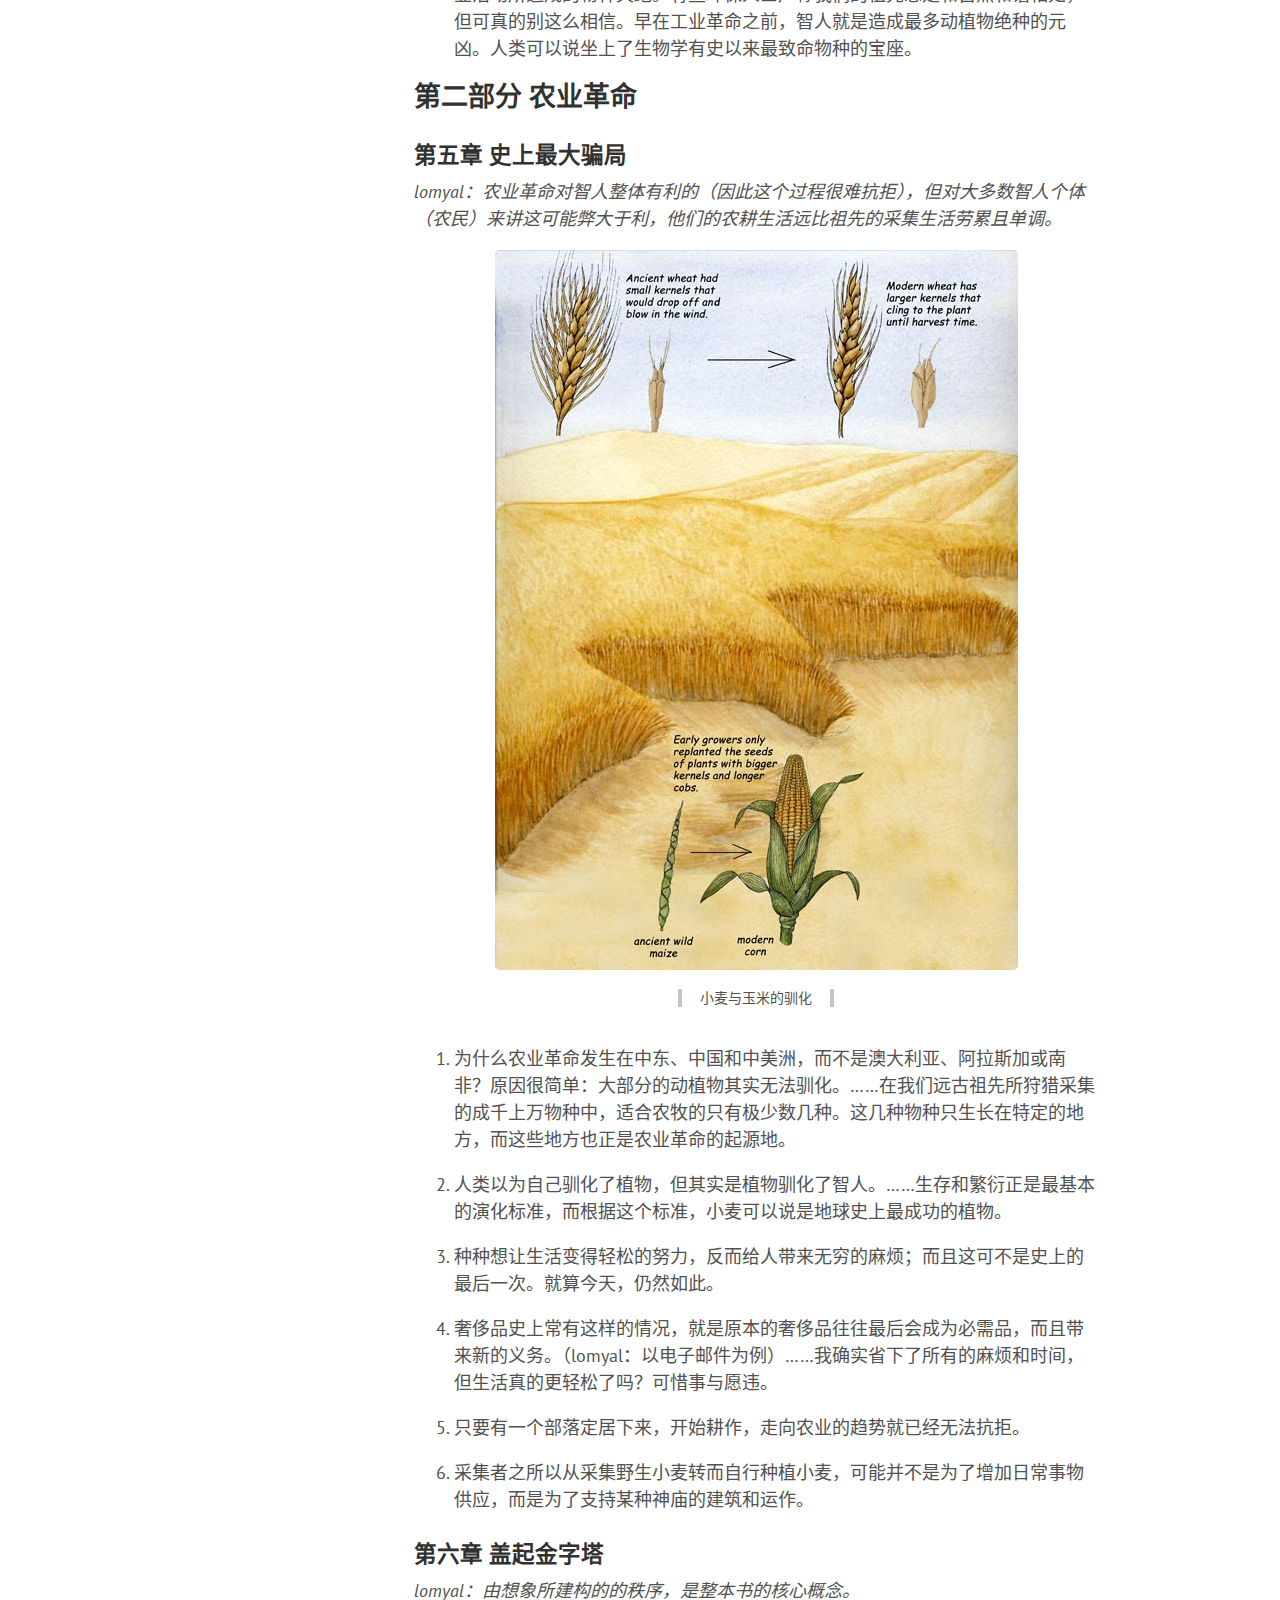
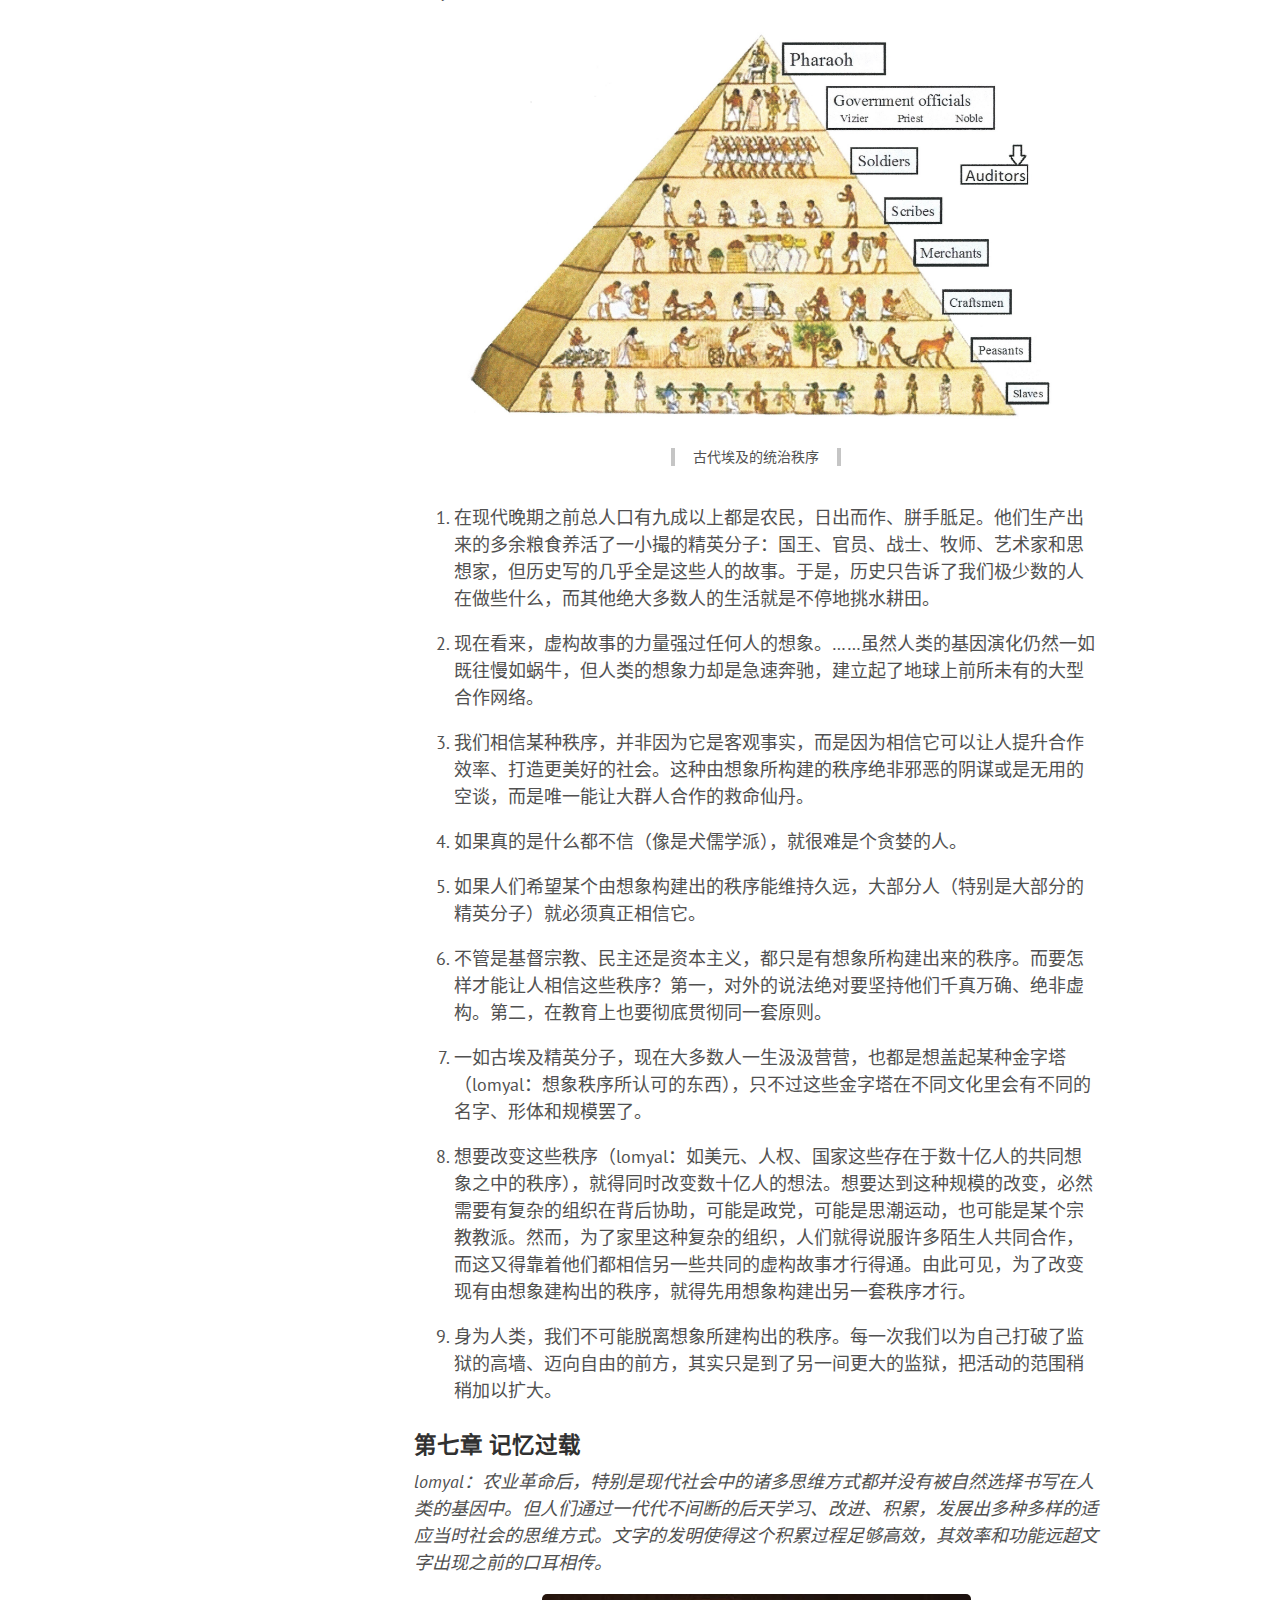
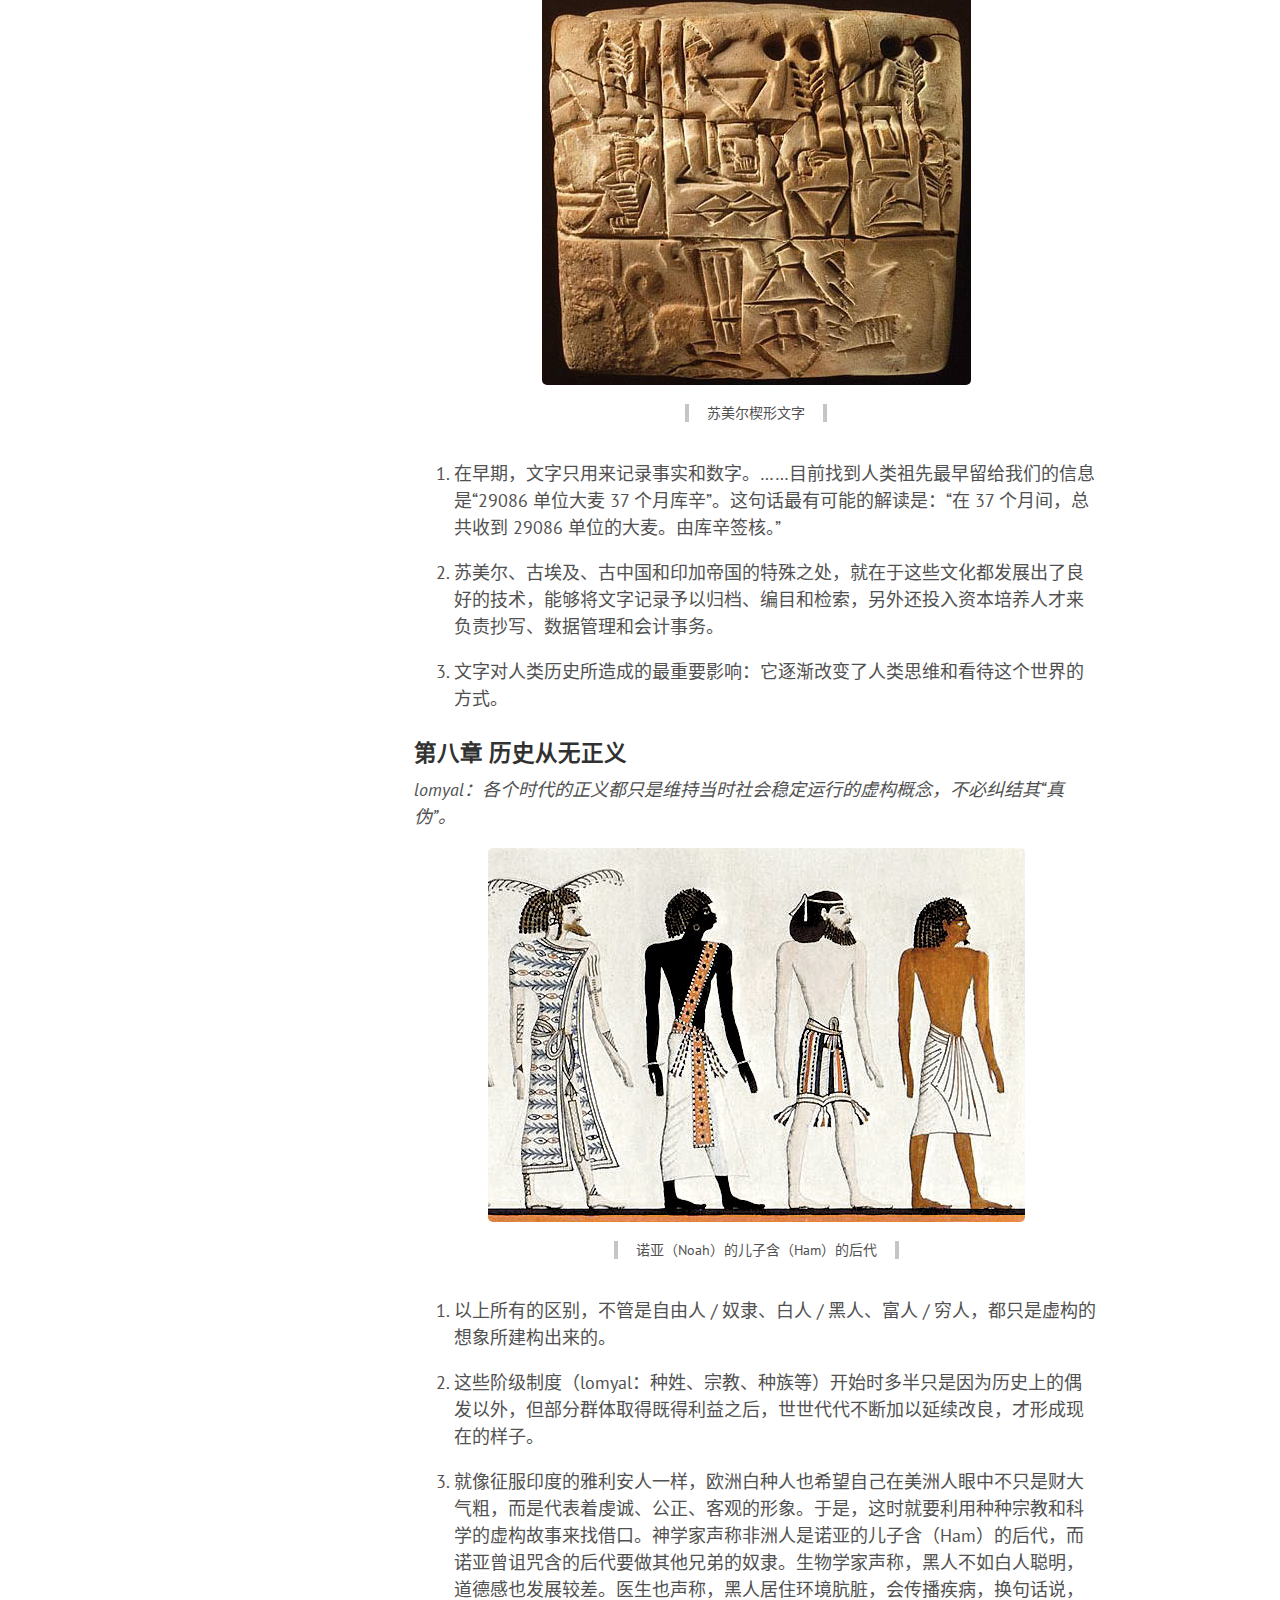
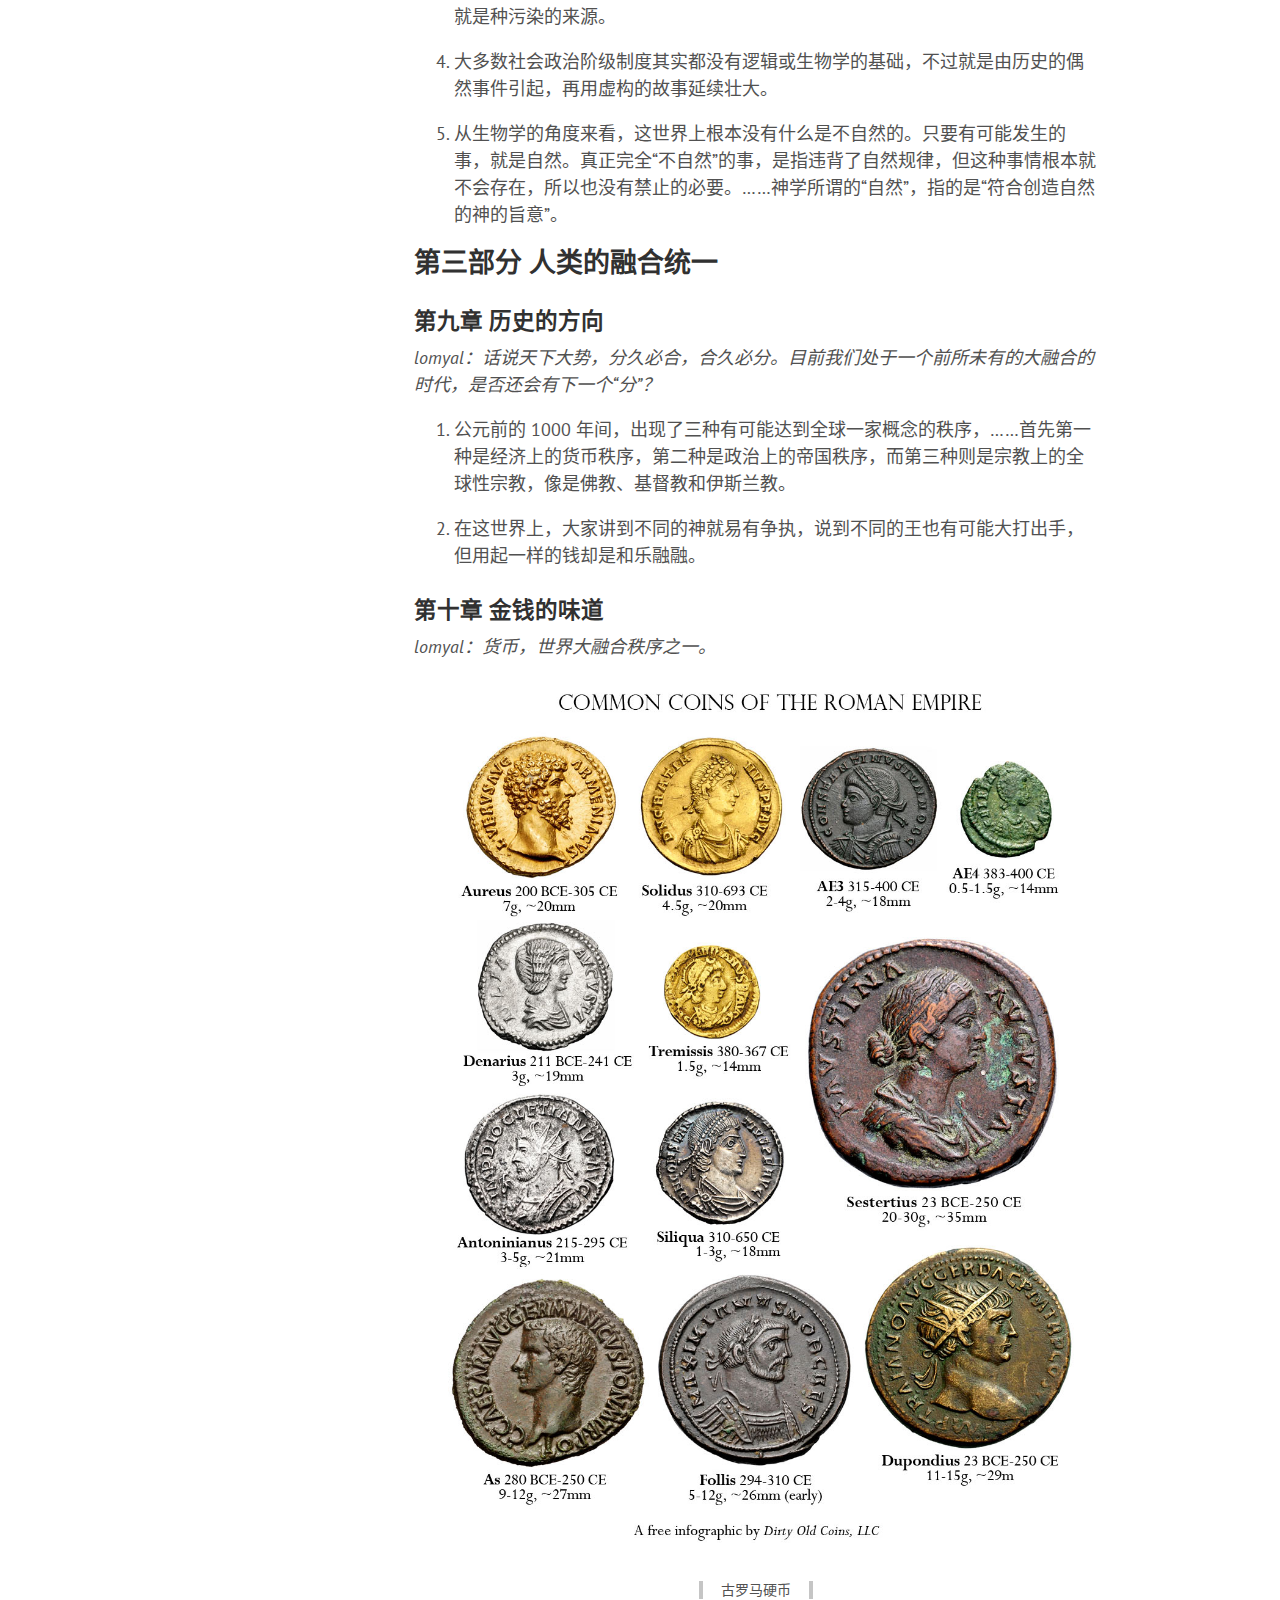
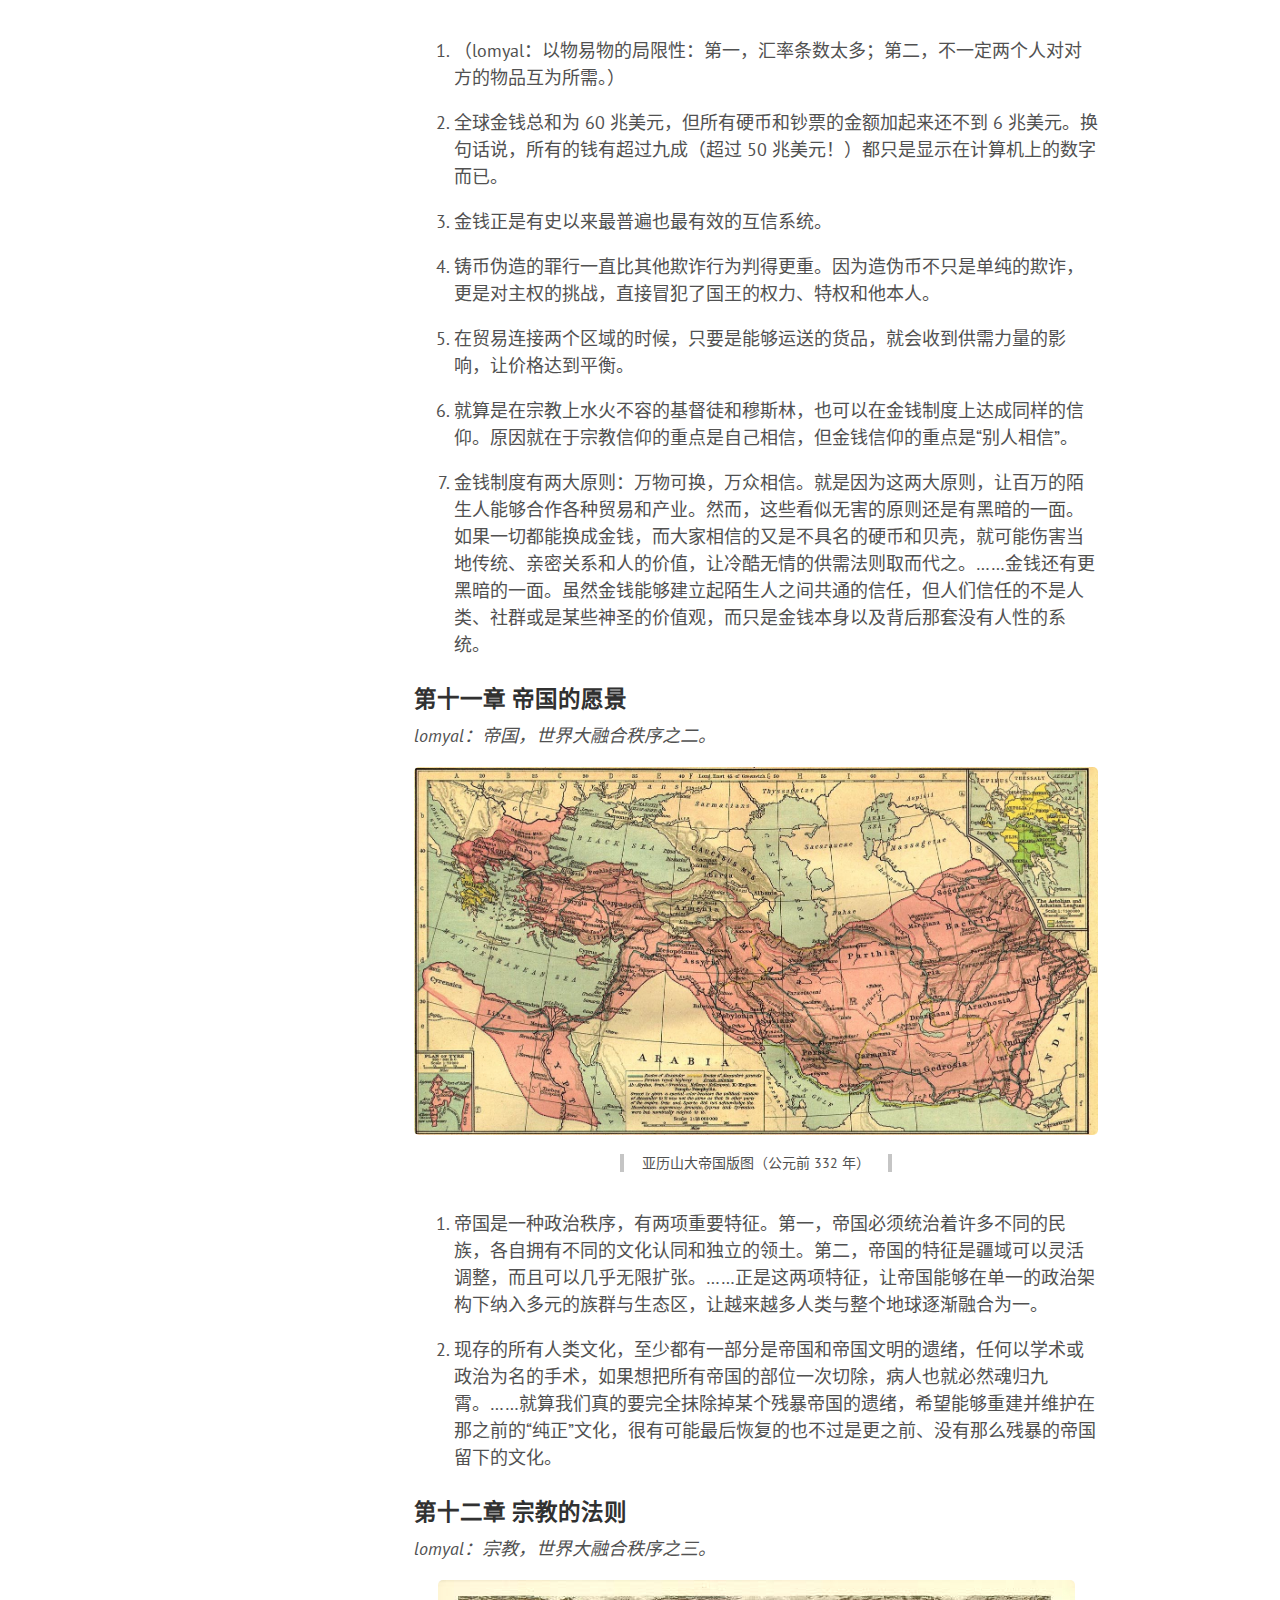
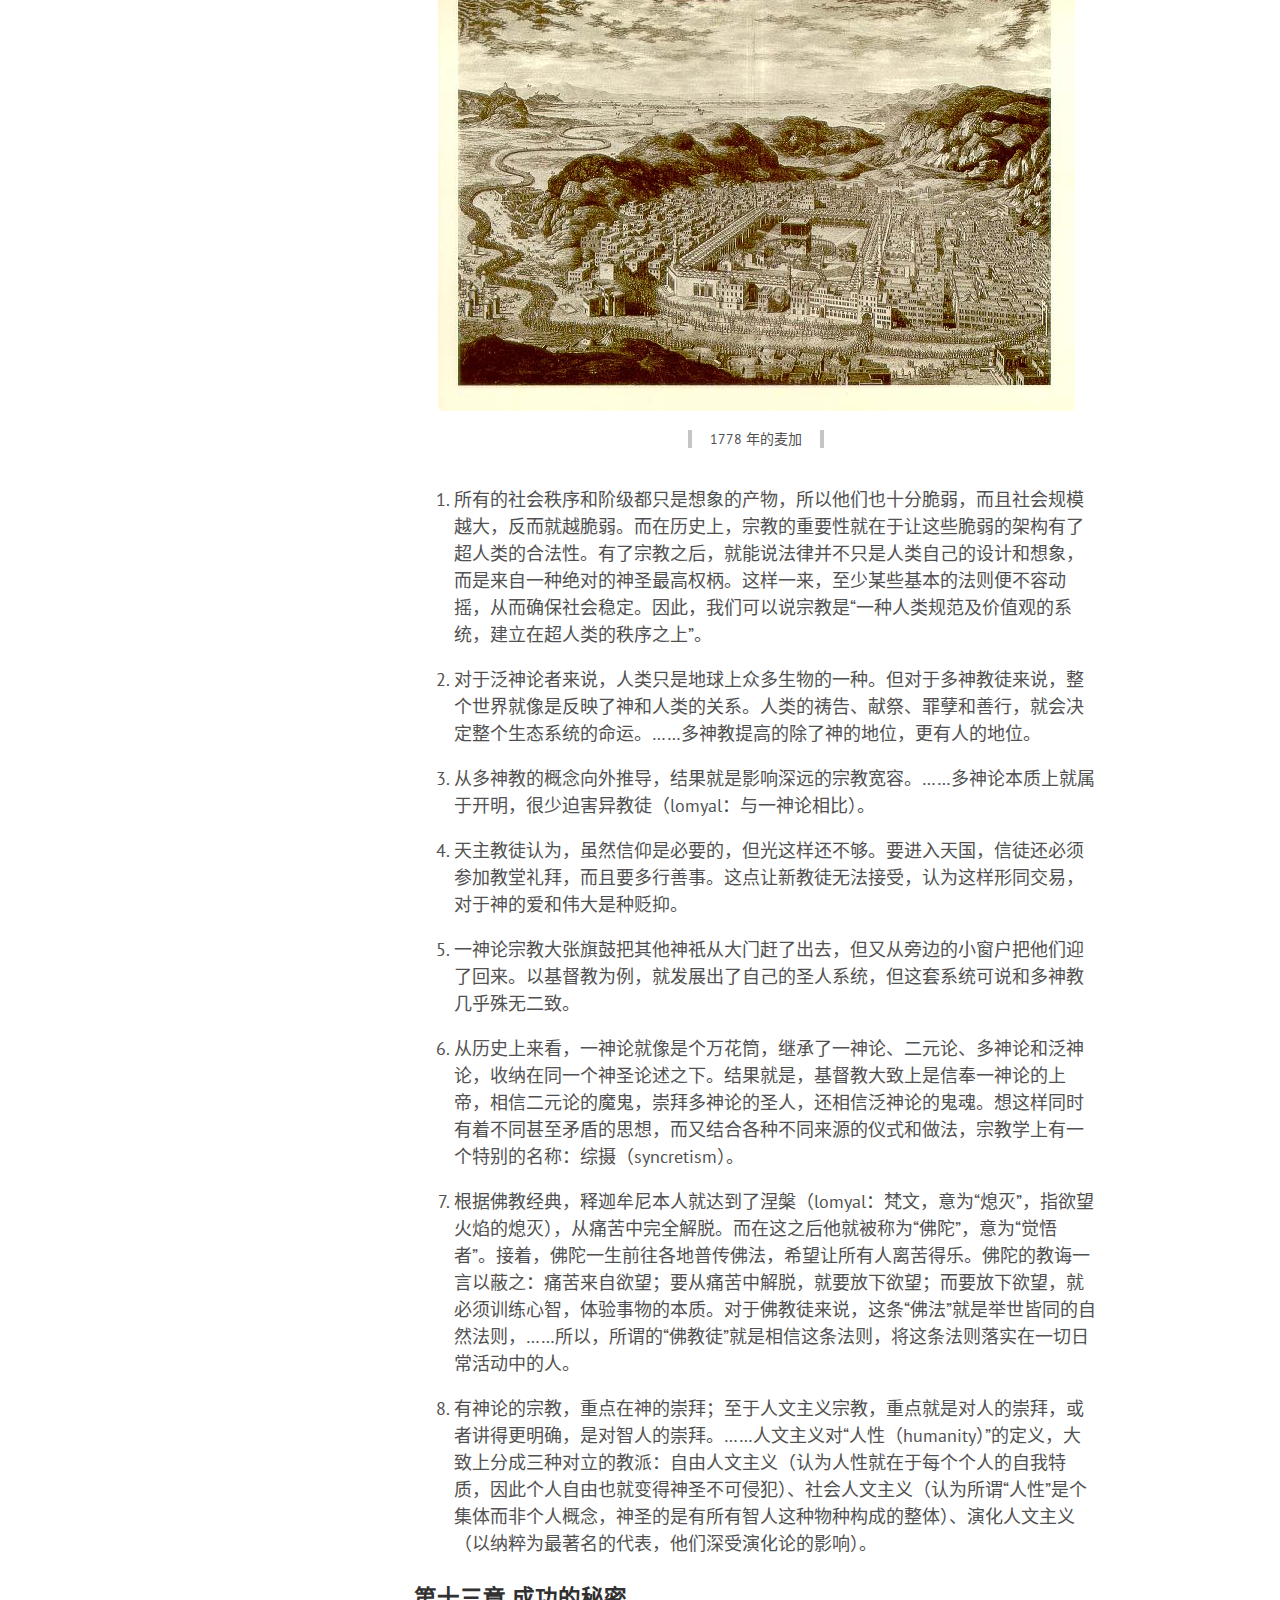
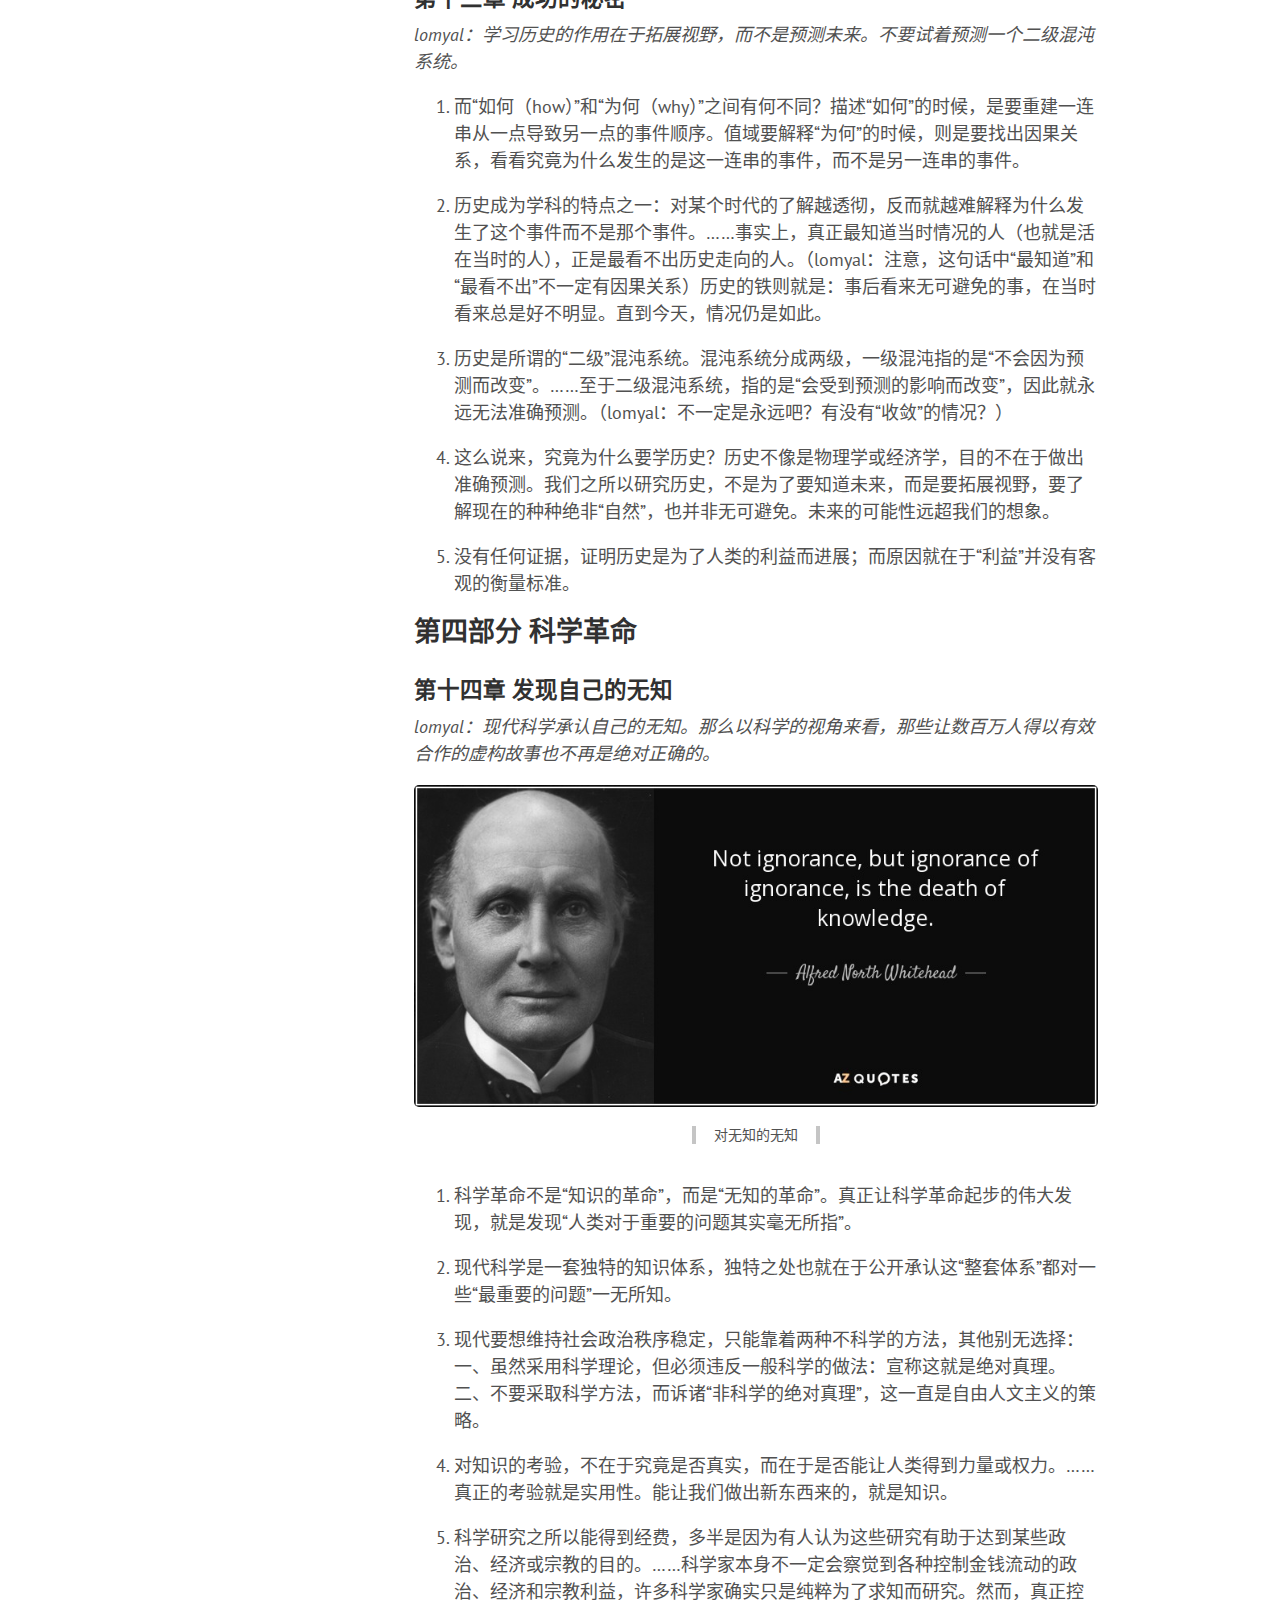
<file: 2016/02/17/reading-a-brief-history-of-humankind/index.html>
<!DOCTYPE html>
<html lang="zh-cn">

  <head>
  <link href="http://gmpg.org/xfn/11" rel="profile">
  <meta http-equiv="X-UA-Compatible" content="IE=edge">
  <meta http-equiv="content-type" content="text/html; charset=utf-8">

  <!-- Enable responsiveness on mobile devices-->
  <meta name="viewport" content="width=device-width, initial-scale=1.0, maximum-scale=1">

  <!-- Add meta description if exits -->
  <meta name="description" content="《人类简史》">

  <title>
    
      想象的力量 ——《人类简史》书摘与简评 &middot; MullOver
    
  </title>

  <!-- CSS -->
  <link rel="stylesheet" href="/public/css/poole.css">
  <link rel="stylesheet" href="/public/css/syntax.css">
  <link rel="stylesheet" href="/public/css/hyde.css">
  <link rel="stylesheet" href="http://fonts.googleapis.com/css?family=PT+Sans:400,400italic,700|Abril+Fatface">

  <!-- Icons -->
  <link rel="apple-touch-icon-precomposed" sizes="144x144" href="/public/apple-touch-icon-144-precomposed.png">
                                 <link rel="shortcut icon" href="/public/favicon.ico">

  <!-- RSS -->
  <link rel="alternate" type="application/rss+xml" title="RSS" href="/atom.xml">

  <script type="text/javascript" async
    src="https://cdn.mathjax.org/mathjax/latest/MathJax.js?config=TeX-MML-AM_CHTML">
  </script>
  <script type="text/x-mathjax-config">
    MathJax.Hub.Config({
        TeX: {equationNumbers: {autoNumber: ["AMS"], useLabelIds: true}},
        "HTML-CSS": {linebreaks: {automatic: true}},
        SVG: {linebreaks: {automatic: true}}
    });
  </script>

</head>


  <!-- <body class="theme-base-09"> -->
  <body>

    <!-- CNZZ -->
    <script type="text/javascript">var cnzz_protocol = (("https:" == document.location.protocol) ? " https://" : " http://");document.write(unescape("%3Cspan id='cnzz_stat_icon_1257349408'%3E%3C/span%3E%3Cscript src='" + cnzz_protocol + "s11.cnzz.com/z_stat.php%3Fid%3D1257349408%26show%3Dpic2' type='text/javascript'%3E%3C/script%3E"));
    </script>

    <!-- GA -->
    <script>
      (function(i,s,o,g,r,a,m){i['GoogleAnalyticsObject']=r;i[r]=i[r]||function(){
      (i[r].q=i[r].q||[]).push(arguments)},i[r].l=1*new Date();a=s.createElement(o),
      m=s.getElementsByTagName(o)[0];a.async=1;a.src=g;m.parentNode.insertBefore(a,m)
      })(window,document,'script','//www.google-analytics.com/analytics.js','ga');

      ga('create', 'UA-72639880-1', 'auto');
      ga('send', 'pageview');
    </script>

    <!-- baidu -->
    <script>
      var _hmt = _hmt || [];
      (function() {
        var hm = document.createElement("script");
        hm.src = "//hm.baidu.com/hm.js?0acc0be400c8c198f751b848a5be275c";
        var s = document.getElementsByTagName("script")[0];
        s.parentNode.insertBefore(hm, s);
      })();
    </script>

    <div class="sidebar">
  <div class="container sidebar-sticky">
    <div class="sidebar-about">
      <h1>
        <a href="/">
          MullOver
        </a>
      </h1>
      <p class="lead">lomyal's blog</p>
    </div>

    <nav class="sidebar-nav">
      <a class="sidebar-nav-item" href="/">Home</a>

      

      
      
        
          
        
      
        
          
            <a class="sidebar-nav-item" href="/about/">About lomyal</a>
          
        
      
        
          
            <a class="sidebar-nav-item" href="/archive/">Archive</a>
          
        
      
        
      
        
          
        
      

      <!-- <a class="sidebar-nav-item" href="https://github.com/lomyal/archive/v.zip">Download</a> -->
      <a class="sidebar-nav-item" href="https://github.com/lomyal">GitHub</a>
      <!-- <span class="sidebar-nav-item">Currently v</span> -->
    </nav>

    <p>&copy; 2016. Powered by Hyde.</p>
  </div>
</div>


    <div class="content container">
      <div class="post">
  <h1 class="post-title">想象的力量 ——《人类简史》书摘与简评</h1>
  <span class="post-date">
    17 Feb 2016
    <small>
      （文章类别：
      
        读书
      ）
    </small>
  </span>

  <div class="message">
  这本书讲的是历史框架和作者认同的历史哲学，让人想到汤因比的《历史研究》（耳闻过其中主宰文明兴衰的“挑战与回应”法则，计划有时间去读读缩减本）。如果用一句话概括《人类简史》，我会选择：由想象所建构的秩序，是用以把握人类社会发展脉络的核心概念。
</div>

<p><img src="/public/images/sapiens.jpg" alt="人类简史" class="aligncenter" /></p>

<h2 id="section">第一部分 认知革命</h2>

<h3 id="section-1">第一章 人类：一种也没有什么特别的动物</h3>

<p><em>lomyal：书中提到一个排序：物理学，化学，生物学，历史学。大体上来看，靠后的学科都用新的理论处理了靠前学科的解释不了或解释起来过于复杂的东西。</em></p>

<p><img src="/public/images/human_evolution.jpg" alt="人类" class="aligncenter" /></p>
<div class="figure-title"><div>
人类（不同人种在图中的位置并不表示进化顺序）
</div></div>

<ol>
  <li>其他在金字塔顶端的动物（例如狮子、鲨鱼）得要花好几百万年的时间，才终于通过演化站上顶峰。因此生态系统有时间发展出种种制衡，避免狮子和鲨鱼造成太大的破坏。……相较之下，人类转眼就登上顶端，不仅让生态环境猝不及防，就连人类自己也不知所措。</li>
</ol>

<h3 id="section-2">第二章 知善恶树</h3>

<p><em>lomyal：作者认为 7 万年前的智人认知革命标志着历史学的诞生。而刘慈欣科幻小说《朝闻道》中的“排险者”则更激进地认为，37 万年前非洲大陆上有数个人类祖先仰望星空的时间超过了某个阈值，便意味着一个有能力产生创世能级能量过程的文明出现了，“当生命意识到宇宙奥秘的存在时，距它最终解开这个奥秘只有一步之遥了。” 这与电影《2001：太空漫游》镜头中秒变宇宙飞船的工具骨头有异曲同工之妙。</em></p>

<p><img src="/public/images/2001_a_space_odyssey_1.png" alt="2001太空漫游" class="aligncenter" /></p>

<p><img src="/public/images/2001_a_space_odyssey_2.png" alt="2001太空漫游" class="aligncenter" /></p>

<p><img src="/public/images/2001_a_space_odyssey_3.png" alt="2001太空漫游" class="aligncenter" /></p>
<div class="figure-title"><div>
电影《2001：太空漫游》
</div></div>

<ol>
  <li>
    <p>人类语言真正最独特的功能，是能够传达一些根本不存在的事物的信息。……“讨论虚构的事物”正是智人语言最独特的功能。</p>
  </li>
  <li>
    <p>只要在 150 人以下，不论是社群、公司、社会网络还是军事单位，只要靠着大家都认识，彼此互通消息，就能够运作流畅，而不需要规定出正式的阶层、职称、规范。</p>
  </li>
  <li>
    <p>自从认知革命之后，智人就能依据不断变化的需求迅速调整行为。这等于开启了一条采用“文化演化”的快速道路，而不再停留在“基因演化”这条总是堵车的道路上。走上这条快速道路之后，智人合作的能力一日千里，很快就远远甩掉了所有其他人类和动物物种。</p>
  </li>
  <li>
    <p>认知革命正是历史从生物学中脱离而独立存在的起点。</p>
  </li>
</ol>

<h3 id="section-3">第三章 亚当和夏娃的一天</h3>

<p><em>lomyal：作者对智人祖先采集生活的推测持谨慎态度。首先准确还原这么远古的历史真相本身就很难，其次即使走运得到了真相，也很可能只是远古生活的冰山一角。</em></p>

<p><img src="/public/images/ache_hunting.jpg" alt="亚契人" class="aligncenter" /></p>
<div class="figure-title"><div>
亚契人捕猎
</div></div>

<ol>
  <li>
    <p>比起先前几万年都在狩猎或采集，现代的谋生方式在历史上都只像是一瞬间的事罢了。……即使到了现在，我们的大脑和心灵都还是以狩猎和采集的生活方式在思维。</p>
  </li>
  <li>
    <p>就整体而言，现今人类所知远超过远古人类。但在个人层面上，远古的采集者则是有时以来最具备多样知识和技能的人类。</p>
  </li>
  <li>
    <p>虽然他们（lomyal：亚契人，<a href="https://en.wikipedia.org/wiki/Ach%C3%A9_people">Aché people</a>）会杀害儿童、病人、老人，但他们的想法其实和今日许多人赞成堕胎和安乐死也没有两样。……我们要小心不能只有了肤浅的认识，就断然将其妖魔化或理想化。</p>
  </li>
</ol>

<h3 id="section-4">第四章 毁天灭地的人类洪水</h3>

<p><em>lomyal：有着智力优势的智人所带来的生态浩劫从远古时代就开始了。</em></p>

<p><img src="/public/images/australia_megafauna.jpg" alt="澳大利亚巨型动物" class="aligncenter" /></p>
<div class="figure-title"><div>
澳大利亚巨型动物（Megafauna）
</div></div>

<ol>
  <li>
    <p>其他能够进到海里的哺乳动物，都是经过长期演化发展处专门的器官和符合流体力学的身体，才能进到海里（像是海豹、海牛、海豚等等）。然而，印度尼西亚的智人祖先就是在非洲草原上的猿类，既没有长出鳍，也不用像鲸鱼一样等着鼻孔一代一代慢慢移到头顶去，而是做出船来，并学习如何操纵。</p>
  </li>
  <li>
    <p>在历史上，人类首次抵达澳大利亚绝对是大事一件，重要性不亚于哥伦布抵达美洲或是阿波罗 11 号登上月球。这是人类第一次成功离开亚非大陆生态系统，也是第一次有大型陆生哺乳动物能够从亚非大陆抵达澳大利亚。更重要的是，这些人类先驱究竟在这篇新世界做了什么。狩猎采集者首次登上澳大利亚海滩的那一刻，就正式在这片大陆登上食物链顶端，也从此成为地球史上最致命的生物物种。</p>
  </li>
  <li>
    <p>对这些动物（lomyal：澳洲巨型哺乳动物）来说，需要靠演化才能学会惧怕人类，但时间根本不够，它们转眼便已灭绝。</p>
  </li>
  <li>
    <p>在认知革命发生的时候，地球上大约有 200 属体重超过 50 公斤的大型陆生哺乳动物。而等到农业革命的时候，只剩下大约 100 属。换句话说，甚至远在人类还没有发明轮子、文字和铁器之前，智人就已经让全球大约一半的大型兽类魂归西天、就此灭绝。</p>
  </li>
  <li>
    <p>第一波的灭绝浪潮是由于采集者的扩张，接着第二波灭绝浪潮则是因为农民的扩张；这些教训，让我们得以从一个重要的观点来看今日的第三波灭绝浪潮：由工业活动所造成的物种灭绝。有些环保人士声称我们的祖先总是和自然和谐相处，但可真的别这么相信。早在工业革命之前，智人就是造成最多动植物绝种的元凶。人类可以说坐上了生物学有史以来最致命物种的宝座。</p>
  </li>
</ol>

<h2 id="section-5">第二部分 农业革命</h2>

<h3 id="section-6">第五章 史上最大骗局</h3>

<p><em>lomyal：农业革命对智人整体有利的（因此这个过程很难抗拒），但对大多数智人个体（农民）来讲这可能弊大于利，他们的农耕生活远比祖先的采集生活劳累且单调。</em></p>

<p><img src="/public/images/plant_domestication_art.jpg" alt="驯化农作物" class="aligncenter" /></p>
<div class="figure-title"><div>
小麦与玉米的驯化
</div></div>

<ol>
  <li>
    <p>为什么农业革命发生在中东、中国和中美洲，而不是澳大利亚、阿拉斯加或南非？原因很简单：大部分的动植物其实无法驯化。……在我们远古祖先所狩猎采集的成千上万物种中，适合农牧的只有极少数几种。这几种物种只生长在特定的地方，而这些地方也正是农业革命的起源地。</p>
  </li>
  <li>
    <p>人类以为自己驯化了植物，但其实是植物驯化了智人。……生存和繁衍正是最基本的演化标准，而根据这个标准，小麦可以说是地球史上最成功的植物。</p>
  </li>
  <li>
    <p>种种想让生活变得轻松的努力，反而给人带来无穷的麻烦；而且这可不是史上的最后一次。就算今天，仍然如此。</p>
  </li>
  <li>
    <p>奢侈品史上常有这样的情况，就是原本的奢侈品往往最后会成为必需品，而且带来新的义务。（lomyal：以电子邮件为例）……我确实省下了所有的麻烦和时间，但生活真的更轻松了吗？可惜事与愿违。</p>
  </li>
  <li>
    <p>只要有一个部落定居下来，开始耕作，走向农业的趋势就已经无法抗拒。</p>
  </li>
  <li>
    <p>采集者之所以从采集野生小麦转而自行种植小麦，可能并不是为了增加日常事物供应，而是为了支持某种神庙的建筑和运作。</p>
  </li>
</ol>

<h3 id="section-7">第六章 盖起金字塔</h3>

<p><em>lomyal：由想象所建构的的秩序，是整本书的核心概念。</em></p>

<p><img src="/public/images/pyramid_of_classes_in_egypt.jpg" alt="古代埃及的统治秩序" class="aligncenter" /></p>
<div class="figure-title"><div>
古代埃及的统治秩序
</div></div>

<ol>
  <li>
    <p>在现代晚期之前总人口有九成以上都是农民，日出而作、胼手胝足。他们生产出来的多余粮食养活了一小撮的精英分子：国王、官员、战士、牧师、艺术家和思想家，但历史写的几乎全是这些人的故事。于是，历史只告诉了我们极少数的人在做些什么，而其他绝大多数人的生活就是不停地挑水耕田。</p>
  </li>
  <li>
    <p>现在看来，虚构故事的力量强过任何人的想象。……虽然人类的基因演化仍然一如既往慢如蜗牛，但人类的想象力却是急速奔驰，建立起了地球上前所未有的大型合作网络。</p>
  </li>
  <li>
    <p>我们相信某种秩序，并非因为它是客观事实，而是因为相信它可以让人提升合作效率、打造更美好的社会。这种由想象所构建的秩序绝非邪恶的阴谋或是无用的空谈，而是唯一能让大群人合作的救命仙丹。</p>
  </li>
  <li>
    <p>如果真的是什么都不信（像是犬儒学派），就很难是个贪婪的人。</p>
  </li>
  <li>
    <p>如果人们希望某个由想象构建出的秩序能维持久远，大部分人（特别是大部分的精英分子）就必须真正相信它。</p>
  </li>
  <li>
    <p>不管是基督宗教、民主还是资本主义，都只是有想象所构建出来的秩序。而要怎样才能让人相信这些秩序？第一，对外的说法绝对要坚持他们千真万确、绝非虚构。第二，在教育上也要彻底贯彻同一套原则。</p>
  </li>
  <li>
    <p>一如古埃及精英分子，现在大多数人一生汲汲营营，也都是想盖起某种金字塔（lomyal：想象秩序所认可的东西），只不过这些金字塔在不同文化里会有不同的名字、形体和规模罢了。</p>
  </li>
  <li>
    <p>想要改变这些秩序（lomyal：如美元、人权、国家这些存在于数十亿人的共同想象之中的秩序），就得同时改变数十亿人的想法。想要达到这种规模的改变，必然需要有复杂的组织在背后协助，可能是政党，可能是思潮运动，也可能是某个宗教教派。然而，为了家里这种复杂的组织，人们就得说服许多陌生人共同合作，而这又得靠着他们都相信另一些共同的虚构故事才行得通。由此可见，为了改变现有由想象建构出的秩序，就得先用想象构建出另一套秩序才行。</p>
  </li>
  <li>
    <p>身为人类，我们不可能脱离想象所建构出的秩序。每一次我们以为自己打破了监狱的高墙、迈向自由的前方，其实只是到了另一间更大的监狱，把活动的范围稍稍加以扩大。</p>
  </li>
</ol>

<h3 id="section-8">第七章 记忆过载</h3>

<p><em>lomyal：农业革命后，特别是现代社会中的诸多思维方式都并没有被自然选择书写在人类的基因中。但人们通过一代代不间断的后天学习、改进、积累，发展出多种多样的适应当时社会的思维方式。文字的发明使得这个积累过程足够高效，其效率和功能远超文字出现之前的口耳相传。</em></p>

<p><img src="/public/images/sumerian_tablet.jpg" alt="苏美尔文字" class="aligncenter" /></p>
<div class="figure-title"><div>
苏美尔楔形文字
</div></div>

<ol>
  <li>
    <p>在早期，文字只用来记录事实和数字。……目前找到人类祖先最早留给我们的信息是“29086 单位大麦 37 个月库辛”。这句话最有可能的解读是：“在 37 个月间，总共收到 29086 单位的大麦。由库辛签核。”</p>
  </li>
  <li>
    <p>苏美尔、古埃及、古中国和印加帝国的特殊之处，就在于这些文化都发展出了良好的技术，能够将文字记录予以归档、编目和检索，另外还投入资本培养人才来负责抄写、数据管理和会计事务。</p>
  </li>
  <li>
    <p>文字对人类历史所造成的最重要影响：它逐渐改变了人类思维和看待这个世界的方式。</p>
  </li>
</ol>

<h3 id="section-9">第八章 历史从无正义</h3>

<p><em>lomyal：各个时代的正义都只是维持当时社会稳定运行的虚构概念，不必纠结其“真伪”。</em></p>

<p><img src="/public/images/peoples_from_tomb_of_seti.png" alt="ham的后代" class="aligncenter" /></p>
<div class="figure-title"><div>
诺亚（Noah）的儿子含（Ham）的后代
</div></div>

<ol>
  <li>
    <p>以上所有的区别，不管是自由人 / 奴隶、白人 / 黑人、富人 / 穷人，都只是虚构的想象所建构出来的。</p>
  </li>
  <li>
    <p>这些阶级制度（lomyal：种姓、宗教、种族等）开始时多半只是因为历史上的偶发以外，但部分群体取得既得利益之后，世世代代不断加以延续改良，才形成现在的样子。</p>
  </li>
  <li>
    <p>就像征服印度的雅利安人一样，欧洲白种人也希望自己在美洲人眼中不只是财大气粗，而是代表着虔诚、公正、客观的形象。于是，这时就要利用种种宗教和科学的虚构故事来找借口。神学家声称非洲人是诺亚的儿子含（Ham）的后代，而诺亚曾诅咒含的后代要做其他兄弟的奴隶。生物学家声称，黑人不如白人聪明，道德感也发展较差。医生也声称，黑人居住环境肮脏，会传播疾病，换句话说，就是种污染的来源。</p>
  </li>
  <li>
    <p>大多数社会政治阶级制度其实都没有逻辑或生物学的基础，不过就是由历史的偶然事件引起，再用虚构的故事延续壮大。</p>
  </li>
  <li>
    <p>从生物学的角度来看，这世界上根本没有什么是不自然的。只要有可能发生的事，就是自然。真正完全“不自然”的事，是指违背了自然规律，但这种事情根本就不会存在，所以也没有禁止的必要。……神学所谓的“自然”，指的是“符合创造自然的神的旨意”。</p>
  </li>
</ol>

<h2 id="section-10">第三部分 人类的融合统一</h2>

<h3 id="section-11">第九章 历史的方向</h3>

<p><em>lomyal：话说天下大势，分久必合，合久必分。目前我们处于一个前所未有的大融合的时代，是否还会有下一个“分”？</em></p>

<ol>
  <li>
    <p>公元前的 1000 年间，出现了三种有可能达到全球一家概念的秩序，……首先第一种是经济上的货币秩序，第二种是政治上的帝国秩序，而第三种则是宗教上的全球性宗教，像是佛教、基督教和伊斯兰教。</p>
  </li>
  <li>
    <p>在这世界上，大家讲到不同的神就易有争执，说到不同的王也有可能大打出手，但用起一样的钱却是和乐融融。</p>
  </li>
</ol>

<h3 id="section-12">第十章 金钱的味道</h3>

<p><em>lomyal：货币，世界大融合秩序之一。</em></p>

<p><img src="/public/images/common_roman_coins.jpg" alt="古罗马硬币" class="aligncenter" /></p>
<div class="figure-title"><div>
古罗马硬币
</div></div>

<ol>
  <li>
    <p>（lomyal：以物易物的局限性：第一，汇率条数太多；第二，不一定两个人对对方的物品互为所需。）</p>
  </li>
  <li>
    <p>全球金钱总和为 60 兆美元，但所有硬币和钞票的金额加起来还不到 6 兆美元。换句话说，所有的钱有超过九成（超过 50 兆美元！）都只是显示在计算机上的数字而已。</p>
  </li>
  <li>
    <p>金钱正是有史以来最普遍也最有效的互信系统。</p>
  </li>
  <li>
    <p>铸币伪造的罪行一直比其他欺诈行为判得更重。因为造伪币不只是单纯的欺诈，更是对主权的挑战，直接冒犯了国王的权力、特权和他本人。</p>
  </li>
  <li>
    <p>在贸易连接两个区域的时候，只要是能够运送的货品，就会收到供需力量的影响，让价格达到平衡。</p>
  </li>
  <li>
    <p>就算是在宗教上水火不容的基督徒和穆斯林，也可以在金钱制度上达成同样的信仰。原因就在于宗教信仰的重点是自己相信，但金钱信仰的重点是“别人相信”。</p>
  </li>
  <li>
    <p>金钱制度有两大原则：万物可换，万众相信。就是因为这两大原则，让百万的陌生人能够合作各种贸易和产业。然而，这些看似无害的原则还是有黑暗的一面。如果一切都能换成金钱，而大家相信的又是不具名的硬币和贝壳，就可能伤害当地传统、亲密关系和人的价值，让冷酷无情的供需法则取而代之。……金钱还有更黑暗的一面。虽然金钱能够建立起陌生人之间共通的信任，但人们信任的不是人类、社群或是某些神圣的价值观，而只是金钱本身以及背后那套没有人性的系统。</p>
  </li>
</ol>

<h3 id="section-13">第十一章 帝国的愿景</h3>

<p><em>lomyal：帝国，世界大融合秩序之二。</em></p>

<p><img src="/public/images/alexander_the_great_empire.jpg" alt="亚历山大帝国版图" class="aligncenter" /></p>
<div class="figure-title"><div>
亚历山大帝国版图（公元前 332 年）
</div></div>

<ol>
  <li>
    <p>帝国是一种政治秩序，有两项重要特征。第一，帝国必须统治着许多不同的民族，各自拥有不同的文化认同和独立的领土。第二，帝国的特征是疆域可以灵活调整，而且可以几乎无限扩张。……正是这两项特征，让帝国能够在单一的政治架构下纳入多元的族群与生态区，让越来越多人类与整个地球逐渐融合为一。</p>
  </li>
  <li>
    <p>现存的所有人类文化，至少都有一部分是帝国和帝国文明的遗绪，任何以学术或政治为名的手术，如果想把所有帝国的部位一次切除，病人也就必然魂归九霄。……就算我们真的要完全抹除掉某个残暴帝国的遗绪，希望能够重建并维护在那之前的“纯正”文化，很有可能最后恢复的也不过是更之前、没有那么残暴的帝国留下的文化。</p>
  </li>
</ol>

<h3 id="section-14">第十二章 宗教的法则</h3>

<p><em>lomyal：宗教，世界大融合秩序之三。</em></p>

<p><img src="/public/images/mecca_1778.jpg" alt="1778 年的麦加" class="aligncenter" /></p>
<div class="figure-title"><div>
1778 年的麦加
</div></div>

<ol>
  <li>
    <p>所有的社会秩序和阶级都只是想象的产物，所以他们也十分脆弱，而且社会规模越大，反而就越脆弱。而在历史上，宗教的重要性就在于让这些脆弱的架构有了超人类的合法性。有了宗教之后，就能说法律并不只是人类自己的设计和想象，而是来自一种绝对的神圣最高权柄。这样一来，至少某些基本的法则便不容动摇，从而确保社会稳定。因此，我们可以说宗教是“一种人类规范及价值观的系统，建立在超人类的秩序之上”。</p>
  </li>
  <li>
    <p>对于泛神论者来说，人类只是地球上众多生物的一种。但对于多神教徒来说，整个世界就像是反映了神和人类的关系。人类的祷告、献祭、罪孽和善行，就会决定整个生态系统的命运。……多神教提高的除了神的地位，更有人的地位。</p>
  </li>
  <li>
    <p>从多神教的概念向外推导，结果就是影响深远的宗教宽容。……多神论本质上就属于开明，很少迫害异教徒（lomyal：与一神论相比）。</p>
  </li>
  <li>
    <p>天主教徒认为，虽然信仰是必要的，但光这样还不够。要进入天国，信徒还必须参加教堂礼拜，而且要多行善事。这点让新教徒无法接受，认为这样形同交易，对于神的爱和伟大是种贬抑。</p>
  </li>
  <li>
    <p>一神论宗教大张旗鼓把其他神祇从大门赶了出去，但又从旁边的小窗户把他们迎了回来。以基督教为例，就发展出了自己的圣人系统，但这套系统可说和多神教几乎殊无二致。</p>
  </li>
  <li>
    <p>从历史上来看，一神论就像是个万花筒，继承了一神论、二元论、多神论和泛神论，收纳在同一个神圣论述之下。结果就是，基督教大致上是信奉一神论的上帝，相信二元论的魔鬼，崇拜多神论的圣人，还相信泛神论的鬼魂。想这样同时有着不同甚至矛盾的思想，而又结合各种不同来源的仪式和做法，宗教学上有一个特别的名称：综摄（syncretism）。</p>
  </li>
  <li>
    <p>根据佛教经典，释迦牟尼本人就达到了涅槃（lomyal：梵文，意为“熄灭”，指欲望火焰的熄灭），从痛苦中完全解脱。而在这之后他就被称为“佛陀”，意为“觉悟者”。接着，佛陀一生前往各地普传佛法，希望让所有人离苦得乐。佛陀的教诲一言以蔽之：痛苦来自欲望；要从痛苦中解脱，就要放下欲望；而要放下欲望，就必须训练心智，体验事物的本质。对于佛教徒来说，这条“佛法”就是举世皆同的自然法则，……所以，所谓的“佛教徒”就是相信这条法则，将这条法则落实在一切日常活动中的人。</p>
  </li>
  <li>
    <p>有神论的宗教，重点在神的崇拜；至于人文主义宗教，重点就是对人的崇拜，或者讲得更明确，是对智人的崇拜。……人文主义对“人性（humanity）”的定义，大致上分成三种对立的教派：自由人文主义（认为人性就在于每个个人的自我特质，因此个人自由也就变得神圣不可侵犯）、社会人文主义（认为所谓“人性”是个集体而非个人概念，神圣的是有所有智人这种物种构成的整体）、演化人文主义（以纳粹为最著名的代表，他们深受演化论的影响）。</p>
  </li>
</ol>

<h3 id="section-15">第十三章 成功的秘密</h3>

<p><em>lomyal：学习历史的作用在于拓展视野，而不是预测未来。不要试着预测一个二级混沌系统。</em></p>

<ol>
  <li>
    <p>而“如何（how）”和“为何（why）”之间有何不同？描述“如何”的时候，是要重建一连串从一点导致另一点的事件顺序。值域要解释“为何”的时候，则是要找出因果关系，看看究竟为什么发生的是这一连串的事件，而不是另一连串的事件。</p>
  </li>
  <li>
    <p>历史成为学科的特点之一：对某个时代的了解越透彻，反而就越难解释为什么发生了这个事件而不是那个事件。……事实上，真正最知道当时情况的人（也就是活在当时的人），正是最看不出历史走向的人。（lomyal：注意，这句话中“最知道”和“最看不出”不一定有因果关系）历史的铁则就是：事后看来无可避免的事，在当时看来总是好不明显。直到今天，情况仍是如此。</p>
  </li>
  <li>
    <p>历史是所谓的“二级”混沌系统。混沌系统分成两级，一级混沌指的是“不会因为预测而改变”。……至于二级混沌系统，指的是“会受到预测的影响而改变”，因此就永远无法准确预测。（lomyal：不一定是永远吧？有没有“收敛”的情况？）</p>
  </li>
  <li>
    <p>这么说来，究竟为什么要学历史？历史不像是物理学或经济学，目的不在于做出准确预测。我们之所以研究历史，不是为了要知道未来，而是要拓展视野，要了解现在的种种绝非“自然”，也并非无可避免。未来的可能性远超我们的想象。</p>
  </li>
  <li>
    <p>没有任何证据，证明历史是为了人类的利益而进展；而原因就在于“利益”并没有客观的衡量标准。</p>
  </li>
</ol>

<h2 id="section-16">第四部分 科学革命</h2>

<h3 id="section-17">第十四章 发现自己的无知</h3>

<p><em>lomyal：现代科学承认自己的无知。那么以科学的视角来看，那些让数百万人得以有效合作的虚构故事也不再是绝对正确的。</em></p>

<p><img src="/public/images/ignorance_of_ignorance.jpg" alt="对无知的无知" class="aligncenter" /></p>
<div class="figure-title"><div>
对无知的无知
</div></div>

<ol>
  <li>
    <p>科学革命不是“知识的革命”，而是“无知的革命”。真正让科学革命起步的伟大发现，就是发现“人类对于重要的问题其实毫无所指”。</p>
  </li>
  <li>
    <p>现代科学是一套独特的知识体系，独特之处也就在于公开承认这“整套体系”都对一些“最重要的问题”一无所知。</p>
  </li>
  <li>
    <p>现代要想维持社会政治秩序稳定，只能靠着两种不科学的方法，其他别无选择：一、虽然采用科学理论，但必须违反一般科学的做法：宣称这就是绝对真理。二、不要采取科学方法，而诉诸“非科学的绝对真理”，这一直是自由人文主义的策略。</p>
  </li>
  <li>
    <p>对知识的考验，不在于究竟是否真实，而在于是否能让人类得到力量或权力。……真正的考验就是实用性。能让我们做出新东西来的，就是知识。</p>
  </li>
  <li>
    <p>科学研究之所以能得到经费，多半是因为有人认为这些研究有助于达到某些政治、经济或宗教的目的。……科学家本身不一定会察觉到各种控制金钱流动的政治、经济和宗教利益，许多科学家确实只是纯粹为了求知而研究。然而，真正控制科学发展进度表的，很少是科学家。……毕竟，人类的资源有限。……正因为资源有限，我们就必须回答像是“什么更重要”和“怎么才算花的适当”这种问题。但这都不是科学问题。</p>
  </li>
</ol>

<h3 id="section-18">第十五章 科学与帝国的联姻</h3>

<p><em>lomyal：科学 + 政治。</em></p>

<p><img src="/public/images/waldseemullers_1507_world_map.jpg" alt="地图的留白" class="aligncenter" /></p>
<div class="figure-title"><div>
瓦尔德泽米勒地图（1507 年出版）第一次正确区分了美洲与亚洲
</div></div>

<ol>
  <li>
    <p>库克的船队（lomyal：1768年离开英国前往西南太平洋观察金星凌日的船队，航行途中“发现”了澳大利亚，库克是一位老练的水手、地理学家，同时还是海军军官）究竟是有物理保护的科学远征队，还是有几个科学家随行的武力远征军？这个问题就像是问车子的邮箱该说是半满还是半空一样，其实两者皆是。科学革命与现代帝国主义的关系密不可分。</p>
  </li>
  <li>
    <p>在欧洲主持下，出现了一个新的全球秩序。虽然我们常常不愿意承认，但现在全球所有人的穿着、想法和品位几乎就是欧洲人的穿着、想法和品位。</p>
  </li>
  <li>
    <p>中国和波斯其实并不缺乏制作蒸汽机的科技（当时要照抄或购买完全不成问题），他们缺少的是西方的价值观、故事、司法系统和社会政治结构，这些在西方花了数个世纪才形成及成熟，就算想要照抄，也无法在一夕之间内化。……虽然这段时期（lomyal：1500 年到 1850 年）欧洲面对亚洲在科技、政治、军事、经济上并不具有什么明显的优势，但却是在厚植积累独特的潜力（lomyal：现代科学和资本主义），知道 1850 年左右才终于爆发。</p>
  </li>
  <li>
    <p>过去的帝国主义者都认为自己已经了解了整个世界，“征服世界”只是要为了利用及传播他们自己对于世界的看法。……相较之下，欧洲帝国主义之所以要前往遥远的彼岸，除了为了新领土，也是为了新知识。</p>
  </li>
  <li>
    <p>早在历史进到现代之前，许多文化就已经有了自己的世界地图。……碰到不熟悉的地区，地图上不是一笔未提，就是画上了想象出来的怪物和奇景。这些地图上并没有空白的空间，让人觉得全世界就在自己的掌握之中。在 15、16 世纪，欧洲人的世界地图开始出现大片空白。从这点可以看出科学心态的发展，以及欧洲帝国主义的动机。</p>
  </li>
  <li>
    <p>1492 年 10 月 12 日大约凌晨 2 点，哥伦布一行人与这片未知大陆有了第一次接触。……哥伦布当时相信这个小岛就位于东亚海外，属于“Indies”，所以他把当地人成为“Indians”。一直到他过世，哥伦布都不认为自己犯了一个大错。……而正因为哥伦布不愿意接受自己的无知，我们可以说他仍然是个中世纪的人，深信着自己已经知道了全世界，所以就算已经有了如此重大的发现，也无法说服他。</p>
  </li>
  <li>
    <p>至于第一个成为“现代人”的，其实是意大利水手亚美利哥·韦斯普奇（Amerigo Vespucci），他曾在 1499~1504 年多次航行前往美洲。他认为哥伦布发现的小岛旁边应该不是东亚，而是一整个大陆。……1507 年，地图绘制大师马丁·瓦尔德泽米勒（Martin Waldseemüller）误以为发现美洲的人是亚美利哥·韦斯普奇，因此为了想他致敬，这片大陆就被命名为“America”（美洲）。</p>
  </li>
  <li>
    <p>发现美洲，对于科学革命是一大奠基事件。这不但让欧洲人知道实际的观察比过去的传统更重要，而且想征服美洲的欲望也让欧洲人开始求知若渴。</p>
  </li>
  <li>
    <p>现代科学和现代帝国背后的动力都是一种不满足，觉得远方一定还有什么重要的事物，等着他们去探索、去掌握。然而，科学和帝国的连接还不仅如此而已。两者不知动机相同，连做法也十分类似。对于现代欧洲人来说，建立帝国就像是一项科学实验，而要建立某个科学学科，也就像是一项建国大计。</p>
  </li>
  <li>
    <p>威廉·琼斯（William Jones）（lomyal：他是第一个发现后来称为“印欧语系”这套体系的人）发展出了一套能够系统化比较语言的过程。其他学者也采用了这套研究方法，于是就能开始系统化研究世界上所有的语言发展。语言学这项学科得到帝国的热烈支持。欧洲帝国相信，为了让统治更有效，就必须了解这些属民的语言和文化。</p>
  </li>
  <li>
    <p>帝国之所以会资助语言学、植物学、地理学和历史学，并不只是为了实用因素。另一项同样重要的原因，在于科学能够从思想上让帝国合理化。现代欧洲人开始相信“学习新知”一定是好的。正因为帝国不断产生新知，让他们自以为自己的管理代表着进步、正面、积极。……很少会提到澳大利亚原住民为此受尽折磨。</p>
  </li>
  <li>
    <p>事实就是，不管是只讲到英国的压迫和剥削，还是只讲到“白人的承担”，都不是完全的事实。毕竟，欧洲各帝国以这么大的规模做了这么多的事，不管是想站在哪一边，都可以找到许许多多的事件加以佐证。……帝国与科学密切合作……我们很难简单断言它们究竟是善是恶。</p>
  </li>
  <li>
    <p>虽然我们还是英勇地抵抗着种族主义，但却没发现战线已经转移，过去种族主义在帝国思想中所占的位置，现在都由“文化主义”（culturism）所取代。……对今日许多精英分子而言，要比较判断不同人群的优劣，几乎讲的总是历史上的文化差异，而不再是种族上的生物差异。</p>
  </li>
</ol>

<h3 id="section-19">第十六章 资本主义教条</h3>

<p><em>lomyal：科学 + 政治 + 资本。</em></p>

<p><img src="/public/images/new_amsterdam_in_1664.jpg" alt="1664 年的新阿姆斯特丹" class="aligncenter" /></p>
<div class="figure-title"><div>
1664 年的新阿姆斯特丹
</div></div>

<ol>
  <li>
    <p>想要了解现代经济史，其实重点就只有一个词：成长。不论结果是好是坏，究竟是生病还是健康，现代经济就像是一个荷尔蒙过生的青少年一样不断成长，吞噬着它看到的一切，而且成长的速度叫人完全赶不上。</p>
  </li>
  <li>
    <p>过去的问题不在于有没有信用的概念，又或是知不知道如何使用这种概念，而在于当时的人并不相信“明天会更好”，所以并不愿意延展信用。……用经济学的概念来讲，也就是他们认为财富的总量有限，而且还可能萎缩。……整个世界就像是一块大饼，切法各有不同，但总之就是一个饼，不可能变得更大。正因为如此，许多文化都认为赚大钱是种罪恶。耶稣就说：“骆驼穿过针的眼，比财主进神的国还容易呢！”（lomyal：联想王晋康《水星播种》中的宗教法则，如不准横死等）……这其实是中双输的局面。……于是，对于经济停滞的预期，就确实造成了经济停滞的结果。</p>
  </li>
  <li>
    <p>亚当·斯密明确提出：人类全体财富的基础，就在于希望增加个人利润的自私心理。只一点可以说是人类历史上最革命性的概念，而且还不只是从经济的角度，也包括道德和政治的角度。……“利己”就是“利他”。</p>
  </li>
  <li>
    <p>现代资本主义经济的一大重点，就在于出现了一种新的道德标准：应该把利润拿出来，继续投资生产。</p>
  </li>
  <li>
    <p>人类的经济在整个现代时期就是这样不可思议地持续指数增长。唯一的原因，就在于科学家总是能每隔几年就取得另一项发现，提出另一项发明，像是美洲大陆、内燃机引擎，或是运用基因工程的样。印钞票的是银行和政府，但最后买单的是科学家。……如果实验室的角度不敌泡沫破灭的速度，就可以想见经济前景就会令人十分担忧。</p>
  </li>
  <li>
    <p>这就是帝国资本主义的奇妙循环：信贷资助新发现，新发现带来殖民地，殖民地带来利润，利润建立起信任，信任转化为更多的信贷。……时间就这样十年十年地过去，西欧发展出一套复杂的金融系统，可以在极短时间内筹措大笔信贷资金，提供民间或政府发展之用。探索政府队伍如果想取得资金，这套系统的效率远超任何王国或帝国。</p>
  </li>
  <li>
    <p>荷兰到底是如何赢得了金融体系的信任？首先，他们矜持准时、全额还款，让贷款人借贷给他们的风险降低。其次，荷兰司法独立，而且保护个人权利特别是私有财产权。</p>
  </li>
  <li>
    <p>荷兰西印度公司在哈德逊河口一座小岛上开拓了一个殖民地，名为“新阿姆斯特丹”（New Amsterdam）。这个殖民地不断遭受到美国原住民威胁，英国人也多次入侵，最后在 1664 年落入英国手中。英国人将这个城市改名“纽约”（New York）。当时西印度公司曾在殖民地筑起一道墙，用来抵御英国人和美国原住民，这道墙的位置现在成了世界上最著名的街道：华尔街（Wall Street）。</p>
  </li>
  <li>
    <p>密西西比泡沫可以说是史上最惨烈的一次金融崩溃。法国王室的金融体系一直没能真正走出这场重大的打击。……法国人民对法国金融系统和国王的金融智慧都失去信心。路易十五越来越难推动各种信贷计划，而这也成为法国海外领土逐渐落入英国手中的主因之一。</p>
  </li>
  <li>
    <p>虽然印度尼西亚和印度分别在 1800 年和 1858 年有荷兰和英国收归国有，但资本主义和帝国的关系非但没有结束，反而是在 19 世纪变得更为紧密。股份公司不再需要自己建立及管理殖民地，而是由经理和大股东直接在伦敦、阿姆斯特丹和巴黎与政治权利牵线接轨，直接由国家来帮忙维护利益。正如马克思和其他社会批评家所开的玩笑，西方政府几乎就是资本家的工会。</p>
  </li>
  <li>
    <p>资本和政治这两者的紧密相拥，对信贷市场有深远的影响。一个市场究竟能得到多少信贷，不能只看经济因素（例如发现新的油田、发明新的机器），而也得考虑政治事件的影响，例如政权更迭或是采取了更积极的外交政策。</p>
  </li>
  <li>
    <p>今天在判断某个国家的信用评级时，经济体系是否健全远比天然资源的多寡更为重要。信用评级代表的是国家清偿债务的可能性。除了纯粹的经济数据外，也会考虑政治、社会甚至文化因素。</p>
  </li>
  <li>
    <p>等到“成长”成了无上的目标、不受其他道德伦理考虑的制衡，很容易衍生成一场灾难。有一些宗教（例如基督教和纳粹）杀害了数百万人，原因是出于仇恨。然而，资本主义也杀害了数百万人，原因则是出于冷漠和贪婪。</p>
  </li>
</ol>

<h3 id="section-20">第十七章 工业的巨轮</h3>

<p><em>lomyal：科学革命解决了能源与原料问题，资本主义和消费主义悄悄主宰了世界。</em></p>

<ol>
  <li>
    <p>历史上人类成就的几乎所有事情，第一步靠的都是将植物取得的太阳能转换为肌肉的力量。正因如此，人类历史在过去一直是由两大周期来主导：植物的生长周期，以及太阳能的变化周期（白天和黑夜，夏季和冬季）。</p>
  </li>
  <li>
    <p>在工业革命之前，人类的能源市场几乎完全只能靠植物。这就像是住在一个容量每年 3000 艾焦的水库旁边，想办法极可能多抽一点水来。然而，这里有个明确的总量。但到了工业革命时期，人类发现能用的能源不是一个水库，而是一整片海洋，容量可能有几千亿艾焦。我们唯一需要的，只是个更好的抽水泵罢了。</p>
  </li>
  <li>
    <p>消费主义伦理和资本主义道德该如何共存？……有钱人的最高指导原则是——“投资！”而我们这些其他人的最高指导原则则是——“购买！”</p>
  </li>
</ol>

<h3 id="section-21">第十八章 一场永远的革命</h3>

<p><em>lomyal：今天也将成为历史。</em></p>

<ol>
  <li>
    <p>生态环境恶化（lomyal：有证据已经发生）并不代表就是资源短缺（lomyal：不一定是事实）。</p>
  </li>
  <li>
    <p>有史以来人类最大的社会革命：家庭和地方社群崩溃，改由国家和市场取代。（据我们目前所知，人类在 100 多万年前生活在小型、亲密的社群之中，社群成员大多数是亲戚。认知革命和农业革命并没有改变这一点。这两项革命让不同的家庭和社群结合，形成部落、城市、王国和帝国，但家庭和社群仍然是所有人类社会最基本的结构单位。但后来，工业革命不过花了短短两世纪左右，就将这些单位粉碎成了原子。）</p>
  </li>
  <li>
    <p>所谓想象的社群，指的是虽然成员并不真正认识彼此，却想象大家都是同一伙的。……数千年来，王国、帝国和教会早就担任了这种想象社群的角色。</p>
  </li>
  <li>
    <p>现代所兴起的两大想象社群，就是“民族”和“消费大众”。所谓民族，是国家的想象社群。而所谓消费大众，则是市场的想象社群。</p>
  </li>
  <li>
    <p>就算我用的原料是放了两年的面粉、放了两年的油、放了两年的糖，做出来的也不会是放了两年的蛋糕。（lomyal：蛋糕是新做的）</p>
  </li>
  <li>
    <p>在现代晚期，虽然暴力和恐惧达到前所未有的高峰，但和平与安宁也同时来到历史新高。</p>
  </li>
  <li>
    <p>在过去，如果有些相对平静的年代（像是 1871~1914 年的欧洲），总是接着就发生了翻天覆地的故事。但这次不同。原因就在于，真正的和平不该只是“现在没有战争”，而是“不可能发生战争”。在过去，全世界从来未曾有过真正的世界和平。……国际政治过去的铁律（lomyal：丛林法则）就说，“任何两个相邻的政体，都会有某种可能，让他们在一年之内向对方宣战”。……然而，我们今天已经打破了这个丛林法则。现在有的是真正的和平，而不是没有战争。</p>
  </li>
  <li>
    <p>现代世界和平四大因素（成本上升、利润下降、和平更划算、全球政治文化结构性变化）形成了一个良性循环。……随着时间过去，这个良性循环也就对战争造成另一个障碍，而且可能最后看来会是最重要的阻碍：因为国际网络日渐紧密，使得多数国家无法再维持全然独立，所以其中任何一国片面宣战的机会也就大幅降低。……现在正面临着全球帝国的形成。而这个帝国与之前的帝国也十分类似，会努力维持其疆域内的和平。</p>
  </li>
  <li>
    <p>究竟孰是孰非？其实需要时间来证明（lomyal：现在不知道答案）。我们只要回顾过往就会发现，自己对于过去历史的看法总是受到近几年事件的左右。（lomyal：1945 年偏悲观，2014 年偏乐观。1945 年想不到 2014 年的乐观情况，同样 2014 年也可能想不到 2050 年的悲观情况。）</p>
  </li>
</ol>

<h3 id="section-22">第十九章 从此过着幸福快乐的日子</h3>

<p><em>lomyal：历史学家们很少讨论“快乐”，作者认为这是历史学的缺憾。作者本身极度推崇佛教观点。快乐不应源于客观条件或主观感受，只要追求就会有痛苦，唯一的解脱源于放弃追求、熄灭欲望。</em></p>

<ol>
  <li>
    <p>目前看来，对快乐与否的影响，家庭和社群要比金钱和健康来得重要。……而其中，婚姻又是特别重要的一项因素。</p>
  </li>
  <li>
    <p>关于快乐最重要的一项发现在于：快乐并不在于任何像是财富、健康甚至社群之类的客观条件，而在于客观条件和主观期望之间是否相符。</p>
  </li>
  <li>
    <p>在我们试着猜测或想象其他人有多快乐的时候（可能是现在或过去的人），我们总是想要设身处地去想想自己在那个情况下会如何感受。但这么一来，我们是把自己的期望放到了别人的物质条件上，结果当然就会失准。</p>
  </li>
  <li>
    <p>如果说快乐要由期望来决定，那么我们社会的两大支柱（大众媒体和广告业）很有可能正在不知不觉地让全球越来越不开心。</p>
  </li>
  <li>
    <p>有学者认为，人类的生化机制就像是个恒温空调系统，不管是严寒还是酷暑都要想办法保持恒定。虽然遇到某些事件会让温度暂时有波动，但最后总是会控制调整回到原来设定的温度。</p>
  </li>
  <li>
    <p>快乐不只是“愉快的时刻多于痛苦的时刻”这么简单。相反，快乐要看的是某人生命的整体；生命整体有意义、有价值，就能得到快乐。快乐还有重要的认知和道德成分。</p>
  </li>
  <li>
    <p>佛教与现代生物学和新世纪运动的相同点，在于都认定快乐不在于外在条件。但佛教更重要也更深刻的见解在于，真正的快乐也不在于我们的主观感受。我们如果越强调主观感受，反而就越感到苦。佛教给我们的建议是，除了别再追求外在成就外，同时也别再追求那些感觉良好的心理感受了。</p>
  </li>
</ol>

<h3 id="section-23">第二十章 智人末日</h3>

<p><em>lomyal：未来的不能再被称为“智人”的人种会创造他们的新的历史。“我们”曾经消灭过一些“他们”（如尼安德特人和弗洛里斯人），同样“我们”如果被另一些“他们”消灭也是再正常不过的事。如今，令人感到恐惧的是这些“他们”是由“我们”所亲手创造的。</em></p>

<p><img src="/public/images/night_sight_human.png" alt="夜视人" class="aligncenter" /></p>
<div class="figure-title"><div>
<a href="http://gizmodo.com/meanwhile-in-the-future-to-stop-climate-change-we-mus-1733583113">有人</a>提出通过基因改造使人类具有夜视能力
</div></div>

<ol>
  <li>
    <p>本书写到这里的时候，有三种方式可能让智慧设计取代自然选择：生物工程（biological engineering）、仿生工程（cyborg engineering）与无机生命（inorganic life）工程。</p>
  </li>
  <li>
    <p>未来科技的真正潜力并不在于改变什么车辆或武器，而在于改变智人本身，包括我们的情感、我们的欲望。</p>
  </li>
  <li>
    <p>创造科学怪人的弗兰肯斯坦博士，现在就坐在吉尔伽美什的肩膀上。阻挡不了吉尔伽美什，我们也就阻挡不了弗兰肯斯坦博士。</p>
  </li>
</ol>

</div>

<div class="related">
  <h2>Related Posts</h2>
  <ul class="related-posts">
    
      <li>
        <h3>
          <a href="/2016/01/19/admm-for-distributed-statistical-learning/">
            用ADMM实现统计学习问题的分布式计算
            <small>19 Jan 2016</small>
          </a>
        </h3>
      </li>
    
  </ul>
</div>


<div id="disqus_thread"></div>
<script>
/**
* RECOMMENDED CONFIGURATION VARIABLES: EDIT AND UNCOMMENT THE SECTION BELOW TO INSERT DYNAMIC VALUES FROM YOUR PLATFORM OR CMS.
* LEARN WHY DEFINING THESE VARIABLES IS IMPORTANT: https://disqus.com/admin/universalcode/#configuration-variables
*/

var disqus_config = function () {
this.page.url = 'http://mullover.me/2016/02/17/reading-a-brief-history-of-humankind/'; // Replace PAGE_URL with your page's canonical URL variable
this.page.identifier = '/2016/02/17/reading-a-brief-history-of-humankind'; // Replace PAGE_IDENTIFIER with your page's unique identifier variable
};

(function() { // DON'T EDIT BELOW THIS LINE
var d = document, s = d.createElement('script');

s.src = '//mulloverlomyal.disqus.com/embed.js';

s.setAttribute('data-timestamp', +new Date());
(d.head || d.body).appendChild(s);
})();
</script>
<noscript>Please enable JavaScript to view the <a href="https://disqus.com/?ref_noscript" rel="nofollow">comments powered by Disqus.</a></noscript>


    </div>



  </body>
</html>
</file>
<file: public/css/poole.css>
/*
 *                        ___
 *                       /\_ \
 *  _____     ___     ___\//\ \      __
 * /\ '__`\  / __`\  / __`\\ \ \   /'__`\
 * \ \ \_\ \/\ \_\ \/\ \_\ \\_\ \_/\  __/
 *  \ \ ,__/\ \____/\ \____//\____\ \____\
 *   \ \ \/  \/___/  \/___/ \/____/\/____/
 *    \ \_\
 *     \/_/
 *
 * Designed, built, and released under MIT license by @mdo. Learn more at
 * https://github.com/poole/poole.
 */


/*
 * Contents
 *
 * Body resets
 * Custom type
 * Messages
 * Container
 * Masthead
 * Posts and pages
 * Pagination
 * Reverse layout
 * Themes
 */


/*
 * Body resets
 *
 * Update the foundational and global aspects of the page.
 */

* {
  -webkit-box-sizing: border-box;
     -moz-box-sizing: border-box;
          box-sizing: border-box;
}

html,
body {
  margin: 0;
  padding: 0;
}

html {
  font-family: "Helvetica Neue", Helvetica, Arial, sans-serif;
  font-size: 16px;
  line-height: 1.5;
}
@media (min-width: 38em) {
  html {
    font-size: 20px;
  }
}

body {
  color: #515151;
  background-color: #fff;
  -webkit-text-size-adjust: 100%;
      -ms-text-size-adjust: 100%;
}

/* No `:visited` state is required by default (browsers will use `a`) */
a {
  color: #268bd2;
  text-decoration: none;
}
a strong {
  color: inherit;
}
/* `:focus` is linked to `:hover` for basic accessibility */
a:hover,
a:focus {
  text-decoration: underline;
}

/* Headings */
h1, h2, h3, h4, h5, h6 {
  margin-bottom: .5rem;
  font-weight: bold;
  line-height: 1.25;
  color: #313131;
  text-rendering: optimizeLegibility;
}
h1 {
  font-size: 2rem;
}
h2 {
  margin-top: 1rem;
  font-size: 1.5rem;
}
h3 {
  margin-top: 1.5rem;
  font-size: 1.25rem;
}
h4, h5, h6 {
  margin-top: 1rem;
  font-size: 1rem;
}

/* Body text */
p {
  margin-top: 0;
  margin-bottom: 1rem;
}

strong {
  color: #303030;
}


/* Lists */
ul, ol, dl {
  margin-top: 0;
  margin-bottom: 1rem;
}

dt {
  font-weight: bold;
}
dd {
  margin-bottom: .5rem;
}

/* Misc */
hr {
  position: relative;
  margin: 1.5rem 0;
  border: 0;
  border-top: 1px solid #eee;
  border-bottom: 1px solid #fff;
}

abbr {
  font-size: 85%;
  font-weight: bold;
  color: #555;
  text-transform: uppercase;
}
abbr[title] {
  cursor: help;
  border-bottom: 1px dotted #e5e5e5;
}

/* Code */
code,
pre {
  font-family: Menlo, Monaco, "Courier New", monospace;
}
code {
  padding: .25em .5em;
  font-size: 85%;
  color: #bf616a;
  background-color: #f9f9f9;
  border-radius: 3px;
}
pre {
  display: block;
  margin-top: 0;
  margin-bottom: 1rem;
  padding: 1rem;
  font-size: .8rem;
  line-height: 1.4;
  white-space: pre;
  white-space: pre-wrap;
  word-break: break-all;
  word-wrap: break-word;
  background-color: #f9f9f9;
}
pre code {
  padding: 0;
  font-size: 100%;
  color: inherit;
  background-color: transparent;
}

/* Pygments via Jekyll */
.highlight {
  margin-bottom: 1rem;
  border-radius: 4px;
}
.highlight pre {
  margin-bottom: 0;
}

/* Gist via GitHub Pages */
.gist .gist-file {
  font-family: Menlo, Monaco, "Courier New", monospace !important;
}
.gist .markdown-body {
  padding: 15px;
}
.gist pre {
  padding: 0;
  background-color: transparent;
}
.gist .gist-file .gist-data {
  font-size: .8rem !important;
  line-height: 1.4;
}
.gist code {
  padding: 0;
  color: inherit;
  background-color: transparent;
  border-radius: 0;
}

/* Quotes */
blockquote {
  padding: .5rem 1rem;
  margin: .8rem 0;
  color: #7a7a7a;
  border-left: .25rem solid #e5e5e5;
}
blockquote p:last-child {
  margin-bottom: 0;
}
@media (min-width: 30em) {
  blockquote {
    padding-right: 5rem;
    padding-left: 1.25rem;
  }
}

img {
  display: block;
  max-width: 100%;
  margin: 0 0 1rem;
  border-radius: 5px;
}

/* Tables */
table {
  margin-bottom: 1rem;
  width: 100%;
  border: 1px solid #e5e5e5;
  border-collapse: collapse;
}
td,
th {
  padding: .25rem .5rem;
  border: 1px solid #e5e5e5;
}
tbody tr:nth-child(odd) td,
tbody tr:nth-child(odd) th {
  background-color: #f9f9f9;
}


/*
 * Custom type
 *
 * Extend paragraphs with `.lead` for larger introductory text.
 */

.lead {
  font-size: 1.25rem;
  font-weight: 300;
}


/*
 * Messages
 *
 * Show alert messages to users. You may add it to single elements like a `<p>`,
 * or to a parent if there are multiple elements to show.
 */

.message {
  margin-bottom: 1rem;
  padding: 1rem;
  color: #717171;
  background-color: #f9f9f9;
}


/*
 * Container
 *
 * Center the page content.
 */

.container {
  max-width: 38rem;
  padding-left:  1rem;
  padding-right: 1rem;
  margin-left:  auto;
  margin-right: auto;
}


/*
 * Masthead
 *
 * Super small header above the content for site name and short description.
 */

.masthead {
  padding-top:    1rem;
  padding-bottom: 1rem;
  margin-bottom: 3rem;
}
.masthead-title {
  margin-top: 0;
  margin-bottom: 0;
  color: #505050;
}
.masthead-title a {
  color: #505050;
}
.masthead-title small {
  font-size: 75%;
  font-weight: 400;
  color: #c0c0c0;
  letter-spacing: 0;
}


/*
 * Posts and pages
 *
 * Each post is wrapped in `.post` and is used on default and post layouts. Each
 * page is wrapped in `.page` and is only used on the page layout.
 */

.page,
.post {
  margin-bottom: 4em;
}

/* Blog post or page title */
.page-title,
.post-title,
.post-title a {
  color: #303030;
}
.page-title,
.post-title {
  margin-top: 0;
}

/* Meta data line below post title */
.post-date {
  display: block;
  margin-top: -.5rem;
  margin-bottom: 1rem;
  color: #9a9a9a;
}

/* Related posts */
.related {
  padding-top: 2rem;
  padding-bottom: 2rem;
  border-top: 1px solid #eee;
}
.related-posts {
  padding-left: 0;
  list-style: none;
}
.related-posts h3 {
  margin-top: 0;
}
.related-posts li small {
  font-size: 75%;
  color: #999;
}
.related-posts li a:hover {
  color: #268bd2;
  text-decoration: none;
}
.related-posts li a:hover small {
  color: inherit;
}


/*
 * Pagination
 *
 * Super lightweight (HTML-wise) blog pagination. `span`s are provide for when
 * there are no more previous or next posts to show.
 */

.pagination {
  overflow: hidden; /* clearfix */
  margin-left: -1rem;
  margin-right: -1rem;
  font-family: "PT Sans", Helvetica, Arial, sans-serif;
  color: #ccc;
  text-align: center;
}

/* Pagination items can be `span`s or `a`s */
.pagination-item {
  display: block;
  padding: 1rem;
  border: 1px solid #eee;
}
.pagination-item:first-child {
  margin-bottom: -1px;
}

/* Only provide a hover state for linked pagination items */
a.pagination-item:hover {
  background-color: #f5f5f5;
}

@media (min-width: 30em) {
  .pagination {
    margin: 3rem 0;
  }
  .pagination-item {
    float: left;
    width: 50%;
  }
  .pagination-item:first-child {
    margin-bottom: 0;
    border-top-left-radius:    4px;
    border-bottom-left-radius: 4px;
  }
  .pagination-item:last-child {
    margin-left: -1px;
    border-top-right-radius:    4px;
    border-bottom-right-radius: 4px;
  }
}
</file>
<file: public/css/syntax.css>
.highlight .hll { background-color: #ffc; }
.highlight .c { color: #999; } /* Comment */
.highlight .err { color: #a00; background-color: #faa } /* Error */
.highlight .k { color: #069; } /* Keyword */
.highlight .o { color: #555 } /* Operator */
.highlight .cm { color: #09f; font-style: italic } /* Comment.Multiline */
.highlight .cp { color: #099 } /* Comment.Preproc */
.highlight .c1 { color: #999; } /* Comment.Single */
.highlight .cs { color: #999; } /* Comment.Special */
.highlight .gd { background-color: #fcc; border: 1px solid #c00 } /* Generic.Deleted */
.highlight .ge { font-style: italic } /* Generic.Emph */
.highlight .gr { color: #f00 } /* Generic.Error */
.highlight .gh { color: #030; } /* Generic.Heading */
.highlight .gi { background-color: #cfc; border: 1px solid #0c0 } /* Generic.Inserted */
.highlight .go { color: #aaa } /* Generic.Output */
.highlight .gp { color: #009; } /* Generic.Prompt */
.highlight .gs { } /* Generic.Strong */
.highlight .gu { color: #030; } /* Generic.Subheading */
.highlight .gt { color: #9c6 } /* Generic.Traceback */
.highlight .kc { color: #069; } /* Keyword.Constant */
.highlight .kd { color: #069; } /* Keyword.Declaration */
.highlight .kn { color: #069; } /* Keyword.Namespace */
.highlight .kp { color: #069 } /* Keyword.Pseudo */
.highlight .kr { color: #069; } /* Keyword.Reserved */
.highlight .kt { color: #078; } /* Keyword.Type */
.highlight .m { color: #f60 } /* Literal.Number */
.highlight .s { color: #d44950 } /* Literal.String */
.highlight .na { color: #4f9fcf } /* Name.Attribute */
.highlight .nb { color: #366 } /* Name.Builtin */
.highlight .nc { color: #0a8; } /* Name.Class */
.highlight .no { color: #360 } /* Name.Constant */
.highlight .nd { color: #99f } /* Name.Decorator */
.highlight .ni { color: #999; } /* Name.Entity */
.highlight .ne { color: #c00; } /* Name.Exception */
.highlight .nf { color: #c0f } /* Name.Function */
.highlight .nl { color: #99f } /* Name.Label */
.highlight .nn { color: #0cf; } /* Name.Namespace */
.highlight .nt { color: #2f6f9f; } /* Name.Tag */
.highlight .nv { color: #033 } /* Name.Variable */
.highlight .ow { color: #000; } /* Operator.Word */
.highlight .w { color: #bbb } /* Text.Whitespace */
.highlight .mf { color: #f60 } /* Literal.Number.Float */
.highlight .mh { color: #f60 } /* Literal.Number.Hex */
.highlight .mi { color: #f60 } /* Literal.Number.Integer */
.highlight .mo { color: #f60 } /* Literal.Number.Oct */
.highlight .sb { color: #c30 } /* Literal.String.Backtick */
.highlight .sc { color: #c30 } /* Literal.String.Char */
.highlight .sd { color: #c30; font-style: italic } /* Literal.String.Doc */
.highlight .s2 { color: #c30 } /* Literal.String.Double */
.highlight .se { color: #c30; } /* Literal.String.Escape */
.highlight .sh { color: #c30 } /* Literal.String.Heredoc */
.highlight .si { color: #a00 } /* Literal.String.Interpol */
.highlight .sx { color: #c30 } /* Literal.String.Other */
.highlight .sr { color: #3aa } /* Literal.String.Regex */
.highlight .s1 { color: #c30 } /* Literal.String.Single */
.highlight .ss { color: #fc3 } /* Literal.String.Symbol */
.highlight .bp { color: #366 } /* Name.Builtin.Pseudo */
.highlight .vc { color: #033 } /* Name.Variable.Class */
.highlight .vg { color: #033 } /* Name.Variable.Global */
.highlight .vi { color: #033 } /* Name.Variable.Instance */
.highlight .il { color: #f60 } /* Literal.Number.Integer.Long */

.css .o,
.css .o + .nt,
.css .nt + .nt { color: #999; }
</file>
<file: public/css/hyde.css>
/*
 *  __                  __
 * /\ \                /\ \
 * \ \ \___   __  __   \_\ \     __
 *  \ \  _ `\/\ \/\ \  /'_` \  /'__`\
 *   \ \ \ \ \ \ \_\ \/\ \_\ \/\  __/
 *    \ \_\ \_\/`____ \ \___,_\ \____\
 *     \/_/\/_/`/___/> \/__,_ /\/____/
 *                /\___/
 *                \/__/
 *
 * Designed, built, and released under MIT license by @mdo. Learn more at
 * https://github.com/poole/hyde.
 */


/*
 * Contents
 *
 * Global resets
 * Sidebar
 * Container
 * Reverse layout
 * Themes
 */


/*
 * Global resets
 *
 * Update the foundational and global aspects of the page.
 */

html {
  font-family: "PT Sans", Helvetica, Arial, sans-serif;
}
@media (min-width: 48em) {
  html {
    font-size: 16px;
  }
}
@media (min-width: 58em) {
  html {
    font-size: 18px;
    /*font-size: 20px;*/
  }
}


/*
 * Sidebar
 *
 * Flexible banner for housing site name, intro, and "footer" content. Starts
 * out above content in mobile and later moves to the side with wider viewports.
 */

.sidebar {
  text-align: center;
  padding: 2rem 1rem;
  color: rgba(255,255,255,.5);
  background-color: #202020;
}
@media (min-width: 48em) {
  .sidebar {
    position: fixed;
    top: 0;
    left: 0;
    bottom: 0;
    width: 18rem;
    text-align: left;
  }
}

/* Sidebar links */
.sidebar a {
  color: #fff;
}

/* About section */
.sidebar-about h1 {
  color: #fff;
  margin-top: 0;
  /*font-family: "Abril Fatface", serif;*/
  font-family: "PT Sans", Helvetica, Arial, sans-serif;
  font-size: 3.25rem;
}

/* Sidebar nav */
.sidebar-nav {
  margin-bottom: 1rem;
}
.sidebar-nav-item {
  display: block;
  line-height: 1.75;
}
a.sidebar-nav-item:hover,
a.sidebar-nav-item:focus {
  text-decoration: underline;
}
.sidebar-nav-item.active {
  font-weight: bold;
}

/* Sticky sidebar
 *
 * Add the `sidebar-sticky` class to the sidebar's container to affix it the
 * contents to the bottom of the sidebar in tablets and up.
 */

@media (min-width: 48em) {
  .sidebar-sticky {
    position: absolute;
    right:  1rem;
    bottom: 1rem;
    left:   1rem;
  }
}


/* Container
 *
 * Align the contents of the site above the proper threshold with some margin-fu
 * with a 25%-wide `.sidebar`.
 */

.content {
  padding-top:    4rem;
  padding-bottom: 4rem;
}

@media (min-width: 48em) {
  .content {
    /*max-width: 38rem;*/
    max-width: 40rem;
    margin-left: 20rem;
    margin-right: 2rem;
  }
}

@media (min-width: 64em) {
  .content {
    margin-left: 22rem;
    margin-right: 4rem;
  }
}


/*
 * Reverse layout
 *
 * Flip the orientation of the page by placing the `.sidebar` on the right.
 */

@media (min-width: 48em) {
  .layout-reverse .sidebar {
    left: auto;
    right: 0;
  }
  .layout-reverse .content {
    margin-left: 2rem;
    margin-right: 20rem;
  }
}

@media (min-width: 64em) {
  .layout-reverse .content {
    margin-left: 4rem;
    margin-right: 22rem;
  }
}

/* 居中 */
.aligncenter {
  clear: both;
  display: block;
  margin:auto;
}

/* 图标题 */
.figure-title {
  text-align: center;
  font-size: 14px;
  font-style: bold;
  margin-bottom: 2rem;
}
.figure-title > div {
  display: inline;
  padding-left: 1rem;
  padding-right: 1rem;
  border-left: .25rem solid #c5c5c5;
  border-right: .25rem solid #c5c5c5;
}


/*
 * Themes
 *
 * As of v1.1, Hyde includes optional themes to color the sidebar and links
 * within blog posts. To use, add the class of your choosing to the `body`.
 */

/* Base16 (http://chriskempson.github.io/base16/#default) */

/* Red */
.theme-base-08 .sidebar {
  background-color: #ac4142;
}
.theme-base-08 .content a,
.theme-base-08 .related-posts li a:hover {
  color: #ac4142;
}

/* Orange */
.theme-base-09 .sidebar {
  background-color: #d28445;
}
.theme-base-09 .content a,
.theme-base-09 .related-posts li a:hover {
  color: #d28445;
}

/* Yellow */
.theme-base-0a .sidebar {
  background-color: #f4bf75;
}
.theme-base-0a .content a,
.theme-base-0a .related-posts li a:hover {
  color: #f4bf75;
}

/* Green */
.theme-base-0b .sidebar {
  background-color: #90a959;
}
.theme-base-0b .content a,
.theme-base-0b .related-posts li a:hover {
  color: #90a959;
}

/* Cyan */
.theme-base-0c .sidebar {
  background-color: #75b5aa;
}
.theme-base-0c .content a,
.theme-base-0c .related-posts li a:hover {
  color: #75b5aa;
}

/* Blue */
.theme-base-0d .sidebar {
  background-color: #6a9fb5;
}
.theme-base-0d .content a,
.theme-base-0d .related-posts li a:hover {
  color: #6a9fb5;
}

/* Magenta */
.theme-base-0e .sidebar {
  background-color: #aa759f;
}
.theme-base-0e .content a,
.theme-base-0e .related-posts li a:hover {
  color: #aa759f;
}

/* Brown */
.theme-base-0f .sidebar {
  background-color: #8f5536;
}
.theme-base-0f .content a,
.theme-base-0f .related-posts li a:hover {
  color: #8f5536;
}
</file>
